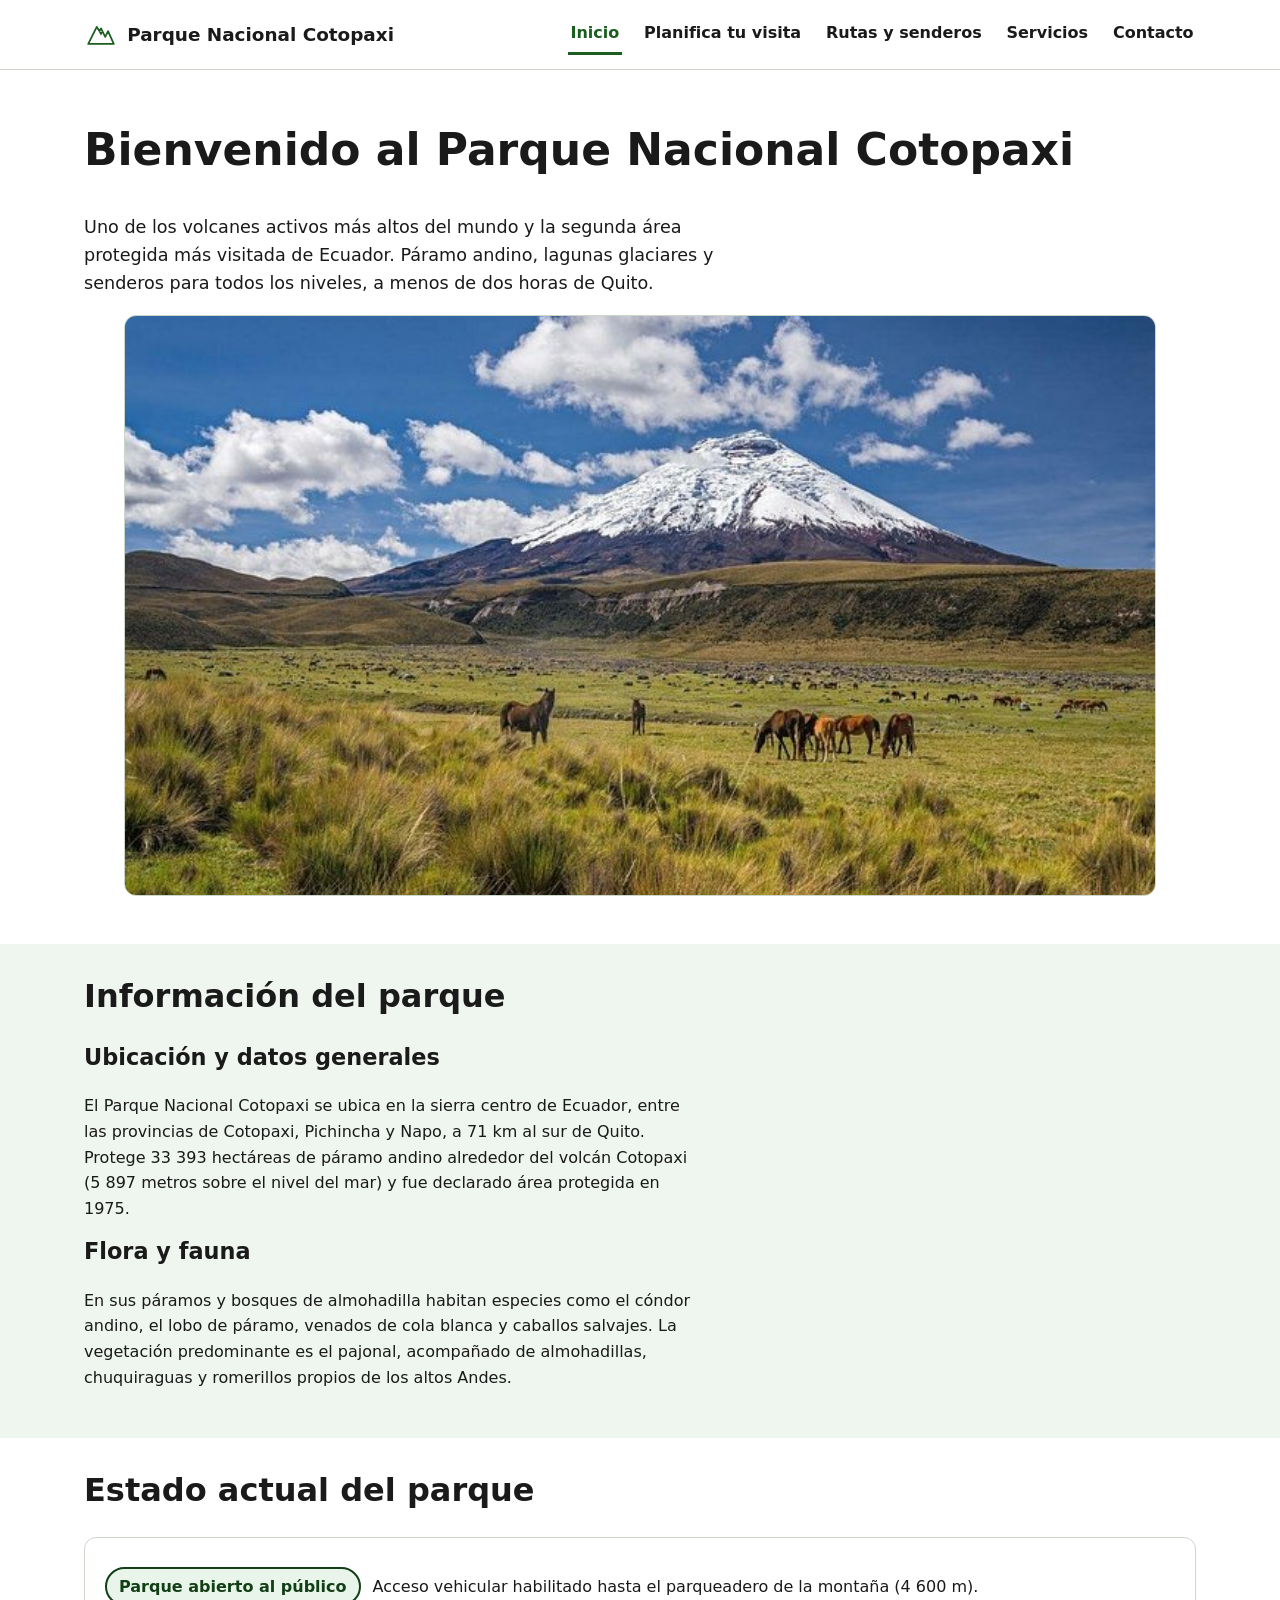
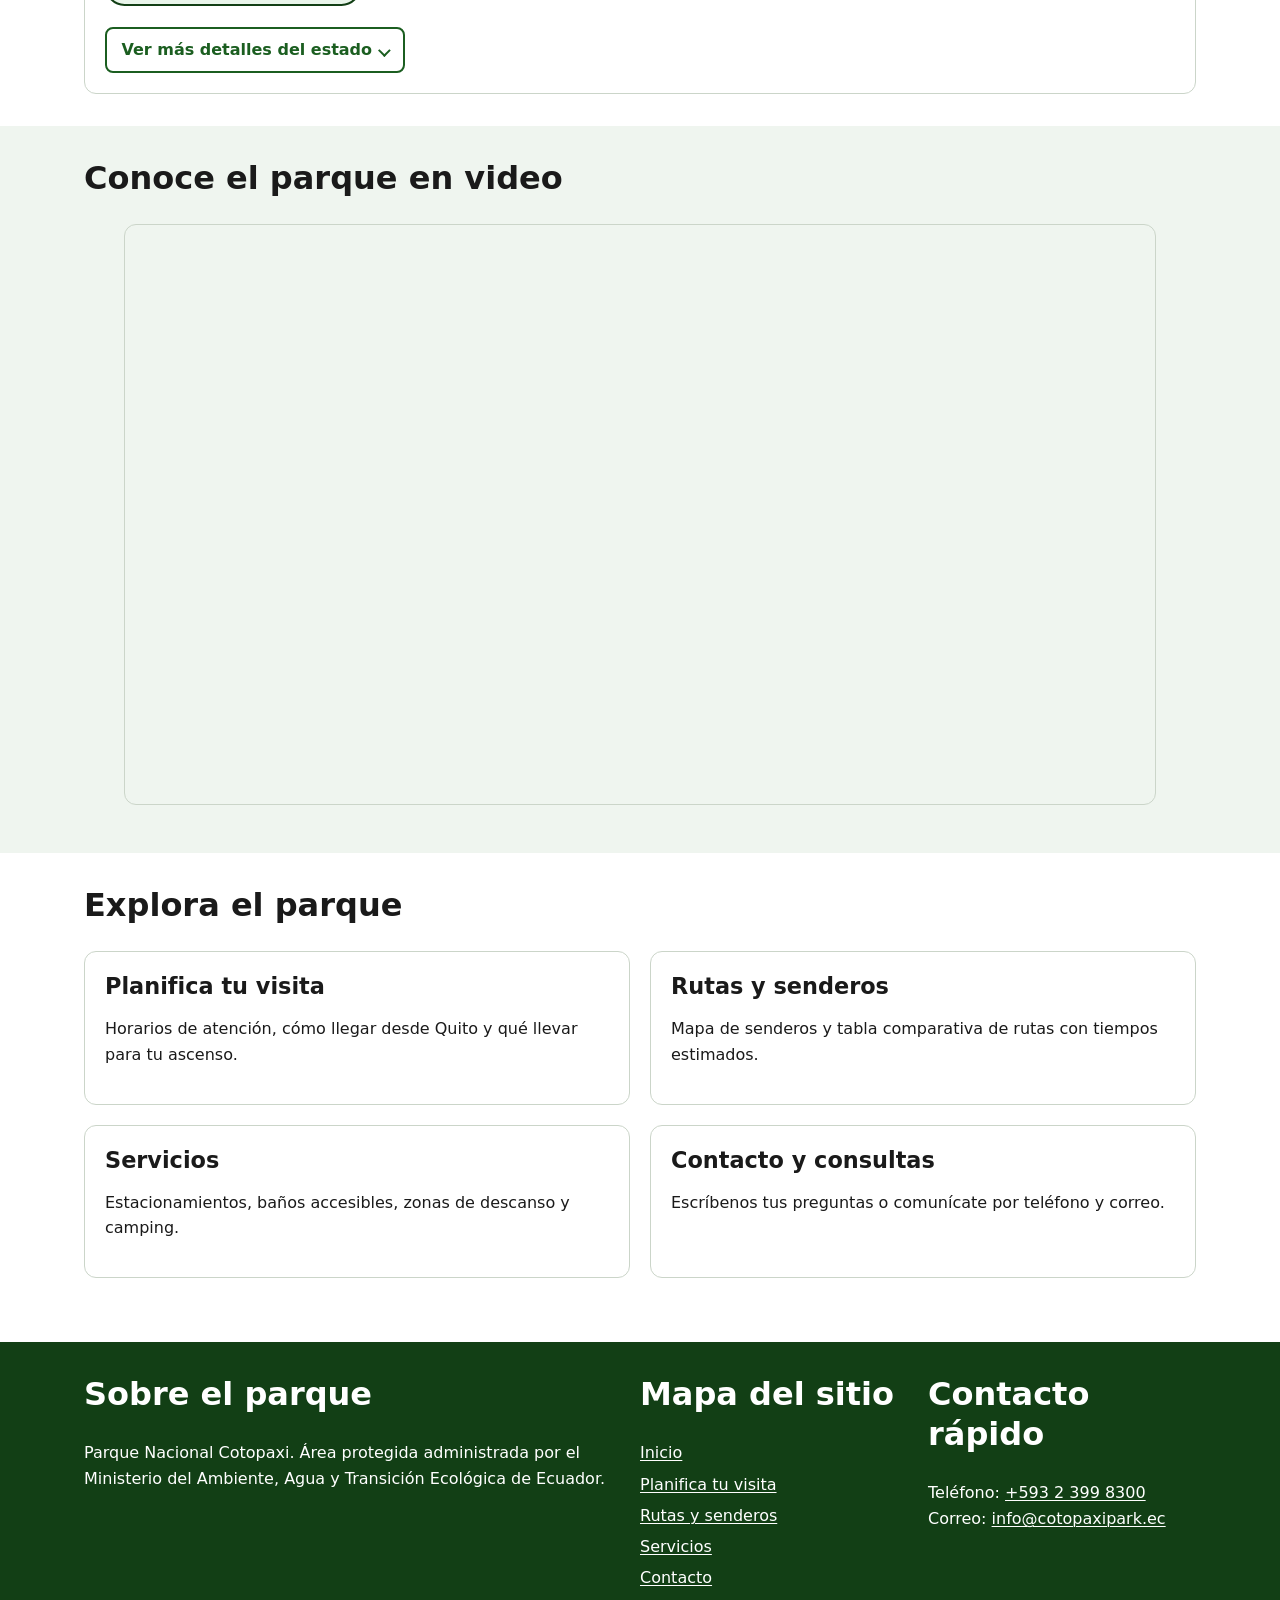
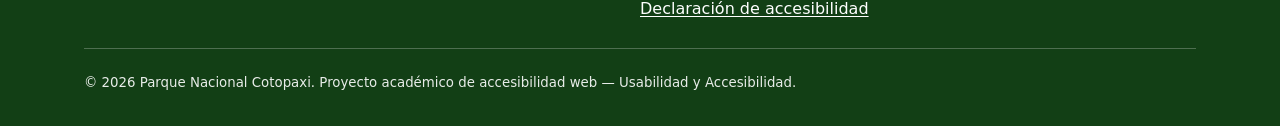
<file: index.html>
<!DOCTYPE html>
<html lang="es">
<head>
  <meta charset="UTF-8">
  <meta name="viewport" content="width=device-width, initial-scale=1">
  <title>Inicio | Parque Nacional Cotopaxi</title>
  <meta name="description" content="Sitio oficial informativo del Parque Nacional Cotopaxi: presentación, estado del parque, planificación de la visita, rutas, servicios y contacto.">
  <link rel="stylesheet" href="css/base.css">
  <link rel="stylesheet" href="css/layout.css">
  <link rel="stylesheet" href="css/components.css">
</head>
<body>
  <a class="salto-enlace" href="#contenido-principal">Saltar al contenido principal</a>

  <header class="cabecera">
    <div class="envoltura cabecera__contenedor">
      <a class="logo" href="index.html">
        <img class="logo__icono" src="img/iconos/logo-volcan.svg" alt="Icono de un volcán" width="48" height="48">
        Parque Nacional Cotopaxi
      </a>

      <button type="button" class="menu-toggle" aria-expanded="false" aria-controls="menu-principal">
        <span class="menu-toggle__icono menu-toggle__icono--abrir" aria-hidden="true">
          <svg viewBox="0 0 24 24" focusable="false"><path d="M3 6h18M3 12h18M3 18h18" stroke="currentColor" stroke-width="2" stroke-linecap="round"/></svg>
        </span>
        <span class="menu-toggle__icono menu-toggle__icono--cerrar" aria-hidden="true">
          <svg viewBox="0 0 24 24" focusable="false"><path d="M5 5l14 14M19 5 5 19" stroke="currentColor" stroke-width="2" stroke-linecap="round"/></svg>
        </span>
        Menú
      </button>

      <nav class="nav-principal" id="menu-principal">
        <ul class="nav-principal__lista">
          <li><a class="nav-principal__enlace" href="index.html" aria-current="page">Inicio</a></li>
          <li><a class="nav-principal__enlace" href="planifica.html">Planifica tu visita</a></li>
          <li><a class="nav-principal__enlace" href="rutas.html">Rutas y senderos</a></li>
          <li><a class="nav-principal__enlace" href="servicios.html">Servicios</a></li>
          <li><a class="nav-principal__enlace" href="contacto.html">Contacto</a></li>
        </ul>
      </nav>
    </div>
  </header>

  <main id="contenido-principal" class="contenido-principal" tabindex="-1">

    <section class="hero envoltura">
      <h1 class="hero__titulo">Bienvenido al Parque Nacional Cotopaxi</h1>
      <p class="hero__intro">
        Uno de los volcanes activos más altos del mundo y la segunda área protegida más
        visitada de Ecuador. Páramo andino, lagunas glaciares y senderos para todos los niveles,
        a menos de dos horas de Quito.
      </p>
      <figure class="hero__imagen-marco">
        <img
          src="img/fotos/vista-panoramica.jpeg"
          alt="Vista panorámica del volcán Cotopaxi nevado, con el páramo andino y vegetación de pajonal en primer plano"
          width="1200" height="675">
      </figure>
    </section>

    <section class="seccion-superficie">
      <div class="envoltura">
        <h2>Información del parque</h2>

        <h3>Ubicación y datos generales</h3>
        <p>
          El Parque Nacional Cotopaxi se ubica en la sierra centro de Ecuador, entre las
          provincias de Cotopaxi, Pichincha y Napo, a 71&nbsp;km al sur de Quito. Protege
          33&nbsp;393 hectáreas de páramo andino alrededor del volcán Cotopaxi (5&nbsp;897
          metros sobre el nivel del mar) y fue declarado área protegida en 1975.
        </p>

        <h3>Flora y fauna</h3>
        <p>
          En sus páramos y bosques de almohadilla habitan especies como el cóndor andino,
          el lobo de páramo, venados de cola blanca y caballos salvajes. La vegetación
          predominante es el pajonal, acompañado de almohadillas, chuquiraguas y romerillos
          propios de los altos Andes.
        </p>
      </div>
    </section>

    <section class="envoltura">
      <h2>Estado actual del parque</h2>

      <div class="estado-parque">
        <div class="estado-parque__resumen">
          <span class="insignia insignia--abierto">Parque abierto al público</span>
          <p>Acceso vehicular habilitado hasta el parqueadero de la montaña (4&nbsp;600&nbsp;m).</p>
        </div>

        <button
          type="button"
          class="boton-mostrar-mas"
          data-accion="alternar-estado"
          aria-expanded="false"
          aria-controls="detalle-estado">
          Ver más detalles del estado
        </button>

        <div id="detalle-estado" class="estado-parque__detalle" hidden>
          <h3>Condiciones actuales</h3>
          <ul>
            <li><strong>Clima en la zona alta:</strong> despejado en la mañana, nublado por la tarde.</li>
            <li><strong>Alertas vigentes:</strong> ninguna alerta volcánica activa según el monitoreo oficial.</li>
            <li><strong>Última actualización:</strong> 24 de junio de 2026, 08:00.</li>
          </ul>
          <p>
            Antes de tu visita confirma el estado en los canales oficiales del Ministerio
            del Ambiente, Agua y Transición Ecológica, ya que las condiciones del páramo
            cambian rápidamente.
          </p>
        </div>
      </div>
    </section>

    <section class="seccion-superficie">
      <div class="envoltura">
        <h2>Conoce el parque en video</h2>
        <figure>
          <div class="video-envoltura">
            <iframe
              src="https://www.youtube.com/embed/QUabYUzliYI"
              title="Video: Parque Nacional Cotopaxi (Ecuador)"
              loading="lazy"
              allowfullscreen></iframe>
          </div>
        </figure>
      </div>
    </section>

    <section class="envoltura">
      <h2>Explora el parque</h2>
      <div class="cuadricula cuadricula--2">
        <a class="tarjeta-enlace" href="planifica.html">
          <article class="tarjeta">
            <h3 class="tarjeta__titulo">Planifica tu visita</h3>
            <p>Horarios de atención, cómo llegar desde Quito y qué llevar para tu ascenso.</p>
          </article>
        </a>
        <a class="tarjeta-enlace" href="rutas.html">
          <article class="tarjeta">
            <h3 class="tarjeta__titulo">Rutas y senderos</h3>
            <p>Mapa de senderos y tabla comparativa de rutas con tiempos estimados.</p>
          </article>
        </a>
        <a class="tarjeta-enlace" href="servicios.html">
          <article class="tarjeta">
            <h3 class="tarjeta__titulo">Servicios</h3>
            <p>Estacionamientos, baños accesibles, zonas de descanso y camping.</p>
          </article>
        </a>
        <a class="tarjeta-enlace" href="contacto.html">
          <article class="tarjeta">
            <h3 class="tarjeta__titulo">Contacto y consultas</h3>
            <p>Escríbenos tus preguntas o comunícate por teléfono y correo.</p>
          </article>
        </a>
      </div>
    </section>

  </main>

  <footer class="pie-pagina">
    <div class="envoltura pie-pagina__columnas">
      <div>
        <h2>Sobre el parque</h2>
        <p>
          Parque Nacional Cotopaxi. Área protegida administrada por el Ministerio del
          Ambiente, Agua y Transición Ecológica de Ecuador.
        </p>
      </div>
      <nav aria-label="Mapa del sitio">
        <h2>Mapa del sitio</h2>
        <ul class="pie-pagina__lista">
          <li><a href="index.html">Inicio</a></li>
          <li><a href="planifica.html">Planifica tu visita</a></li>
          <li><a href="rutas.html">Rutas y senderos</a></li>
          <li><a href="servicios.html">Servicios</a></li>
          <li><a href="contacto.html">Contacto</a></li>
          <li><a href="accesibilidad.html">Declaración de accesibilidad</a></li>
        </ul>
      </nav>
      <div>
        <h2>Contacto rápido</h2>
        <address class="pie-pagina__lista">
          Teléfono: <a href="tel:+593239998300">+593 2 399 8300</a><br>
          Correo: <a href="mailto:info@cotopaxipark.ec">info@cotopaxipark.ec</a>
        </address>
      </div>
    </div>
    <div class="envoltura">
      <hr>
      <small>© 2026 Parque Nacional Cotopaxi. Proyecto académico de accesibilidad web — Usabilidad y Accesibilidad.</small>
    </div>
  </footer>

  <script src="js/nav.js" defer></script>
  <script src="js/inicio.js" defer></script>
</body>
</html>
</file>
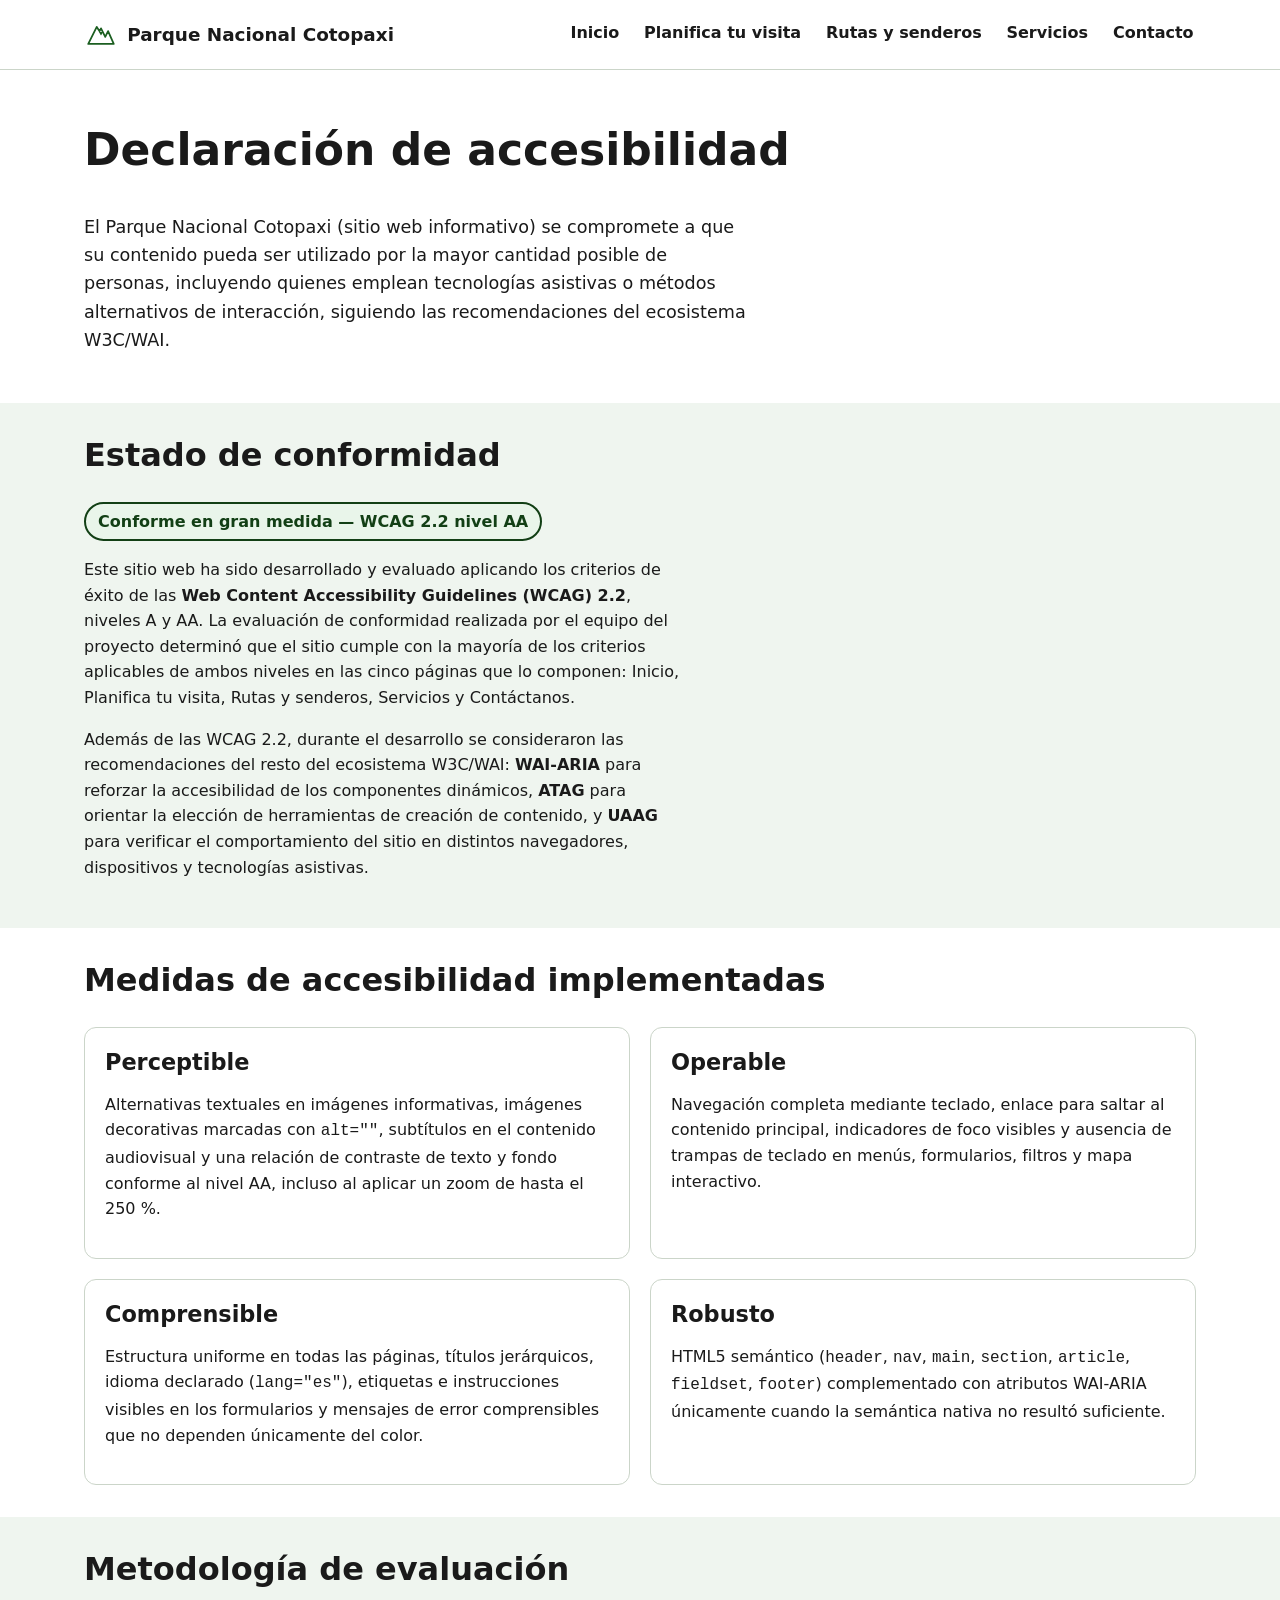
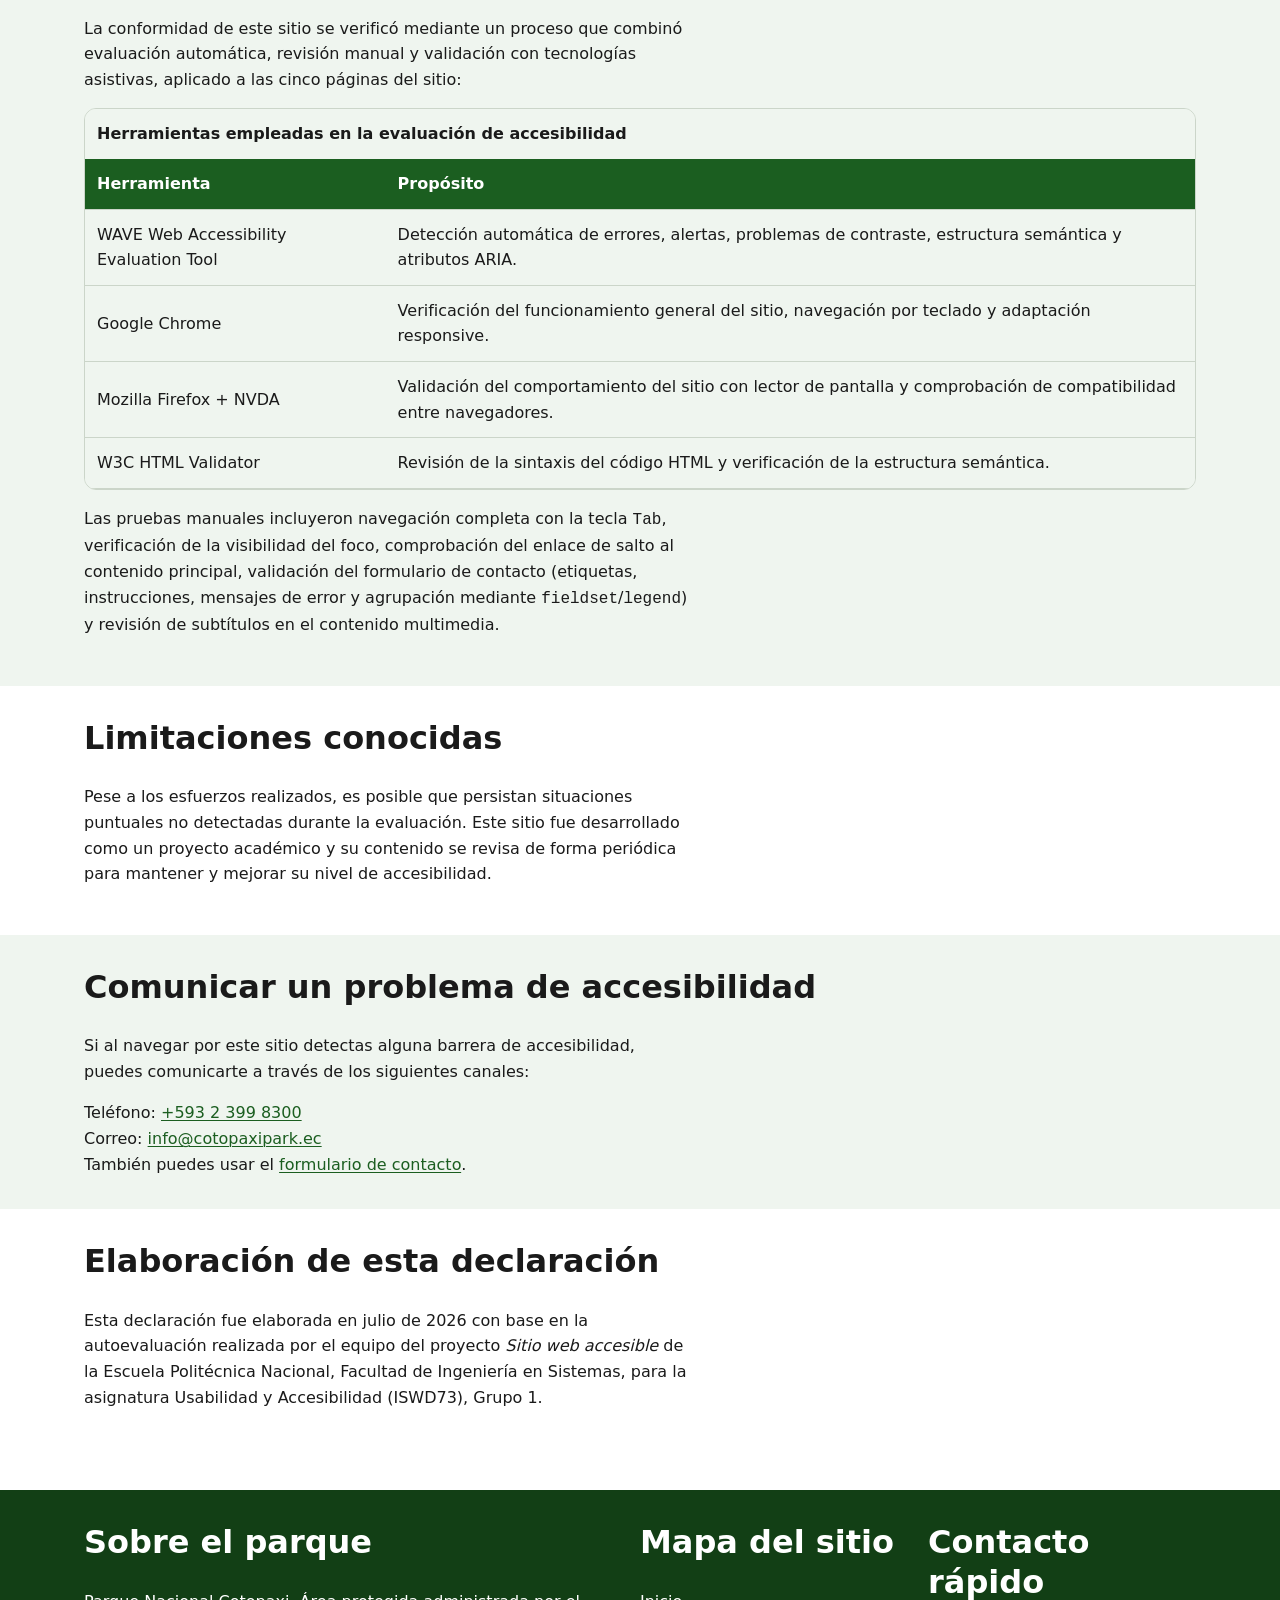
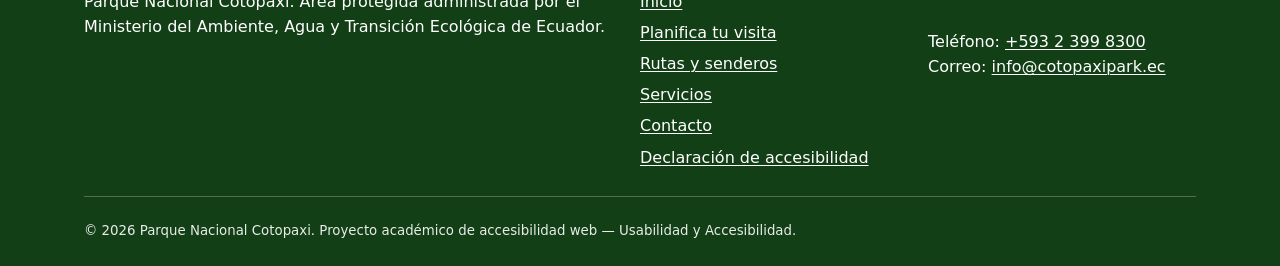
<file: accesibilidad.html>
<!DOCTYPE html>
<html lang="es">
<head>
  <meta charset="UTF-8">
  <meta name="viewport" content="width=device-width, initial-scale=1">
  <title>Declaración de accesibilidad | Parque Nacional Cotopaxi</title>
  <meta name="description" content="Declaración de accesibilidad del sitio web del Parque Nacional Cotopaxi: estado de conformidad con las WCAG 2.2, metodología de evaluación y vías de contacto.">
  <link rel="stylesheet" href="css/base.css">
  <link rel="stylesheet" href="css/layout.css">
  <link rel="stylesheet" href="css/components.css">
</head>
<body>
  <a class="salto-enlace" href="#contenido-principal">Saltar al contenido principal</a>

  <header class="cabecera">
    <div class="envoltura cabecera__contenedor">
      <a class="logo" href="index.html">
        <img class="logo__icono" src="img/iconos/logo-volcan.svg" alt="Icono de un volcán" width="48" height="48">
        Parque Nacional Cotopaxi
      </a>

      <button type="button" class="menu-toggle" aria-expanded="false" aria-controls="menu-principal">
        <span class="menu-toggle__icono menu-toggle__icono--abrir" aria-hidden="true">
          <svg viewBox="0 0 24 24" focusable="false"><path d="M3 6h18M3 12h18M3 18h18" stroke="currentColor" stroke-width="2" stroke-linecap="round"/></svg>
        </span>
        <span class="menu-toggle__icono menu-toggle__icono--cerrar" aria-hidden="true">
          <svg viewBox="0 0 24 24" focusable="false"><path d="M5 5l14 14M19 5 5 19" stroke="currentColor" stroke-width="2" stroke-linecap="round"/></svg>
        </span>
        Menú
      </button>

      <nav class="nav-principal" id="menu-principal">
        <ul class="nav-principal__lista">
          <li><a class="nav-principal__enlace" href="index.html">Inicio</a></li>
          <li><a class="nav-principal__enlace" href="planifica.html">Planifica tu visita</a></li>
          <li><a class="nav-principal__enlace" href="rutas.html">Rutas y senderos</a></li>
          <li><a class="nav-principal__enlace" href="servicios.html">Servicios</a></li>
          <li><a class="nav-principal__enlace" href="contacto.html">Contacto</a></li>
        </ul>
      </nav>
    </div>
  </header>

  <main id="contenido-principal" class="contenido-principal" tabindex="-1">

    <section class="hero envoltura">
      <h1 class="hero__titulo">Declaración de accesibilidad</h1>
      <p class="hero__intro">
        El Parque Nacional Cotopaxi (sitio web informativo) se compromete a que su
        contenido pueda ser utilizado por la mayor cantidad posible de personas,
        incluyendo quienes emplean tecnologías asistivas o métodos alternativos de
        interacción, siguiendo las recomendaciones del ecosistema W3C/WAI.
      </p>
    </section>

    <section class="seccion-superficie">
      <div class="envoltura">
        <h2>Estado de conformidad</h2>
        <span class="insignia insignia--abierto">Conforme en gran medida — WCAG 2.2 nivel AA</span>
        <p>
          Este sitio web ha sido desarrollado y evaluado aplicando los criterios de éxito
          de las <strong>Web Content Accessibility Guidelines (WCAG) 2.2</strong>, niveles
          A y AA. La evaluación de conformidad realizada por el equipo del proyecto
          determinó que el sitio cumple con la mayoría de los criterios aplicables de
          ambos niveles en las cinco páginas que lo componen: Inicio, Planifica tu
          visita, Rutas y senderos, Servicios y Contáctanos.
        </p>
        <p>
          Además de las WCAG 2.2, durante el desarrollo se consideraron las
          recomendaciones del resto del ecosistema W3C/WAI: <strong>WAI-ARIA</strong>
          para reforzar la accesibilidad de los componentes dinámicos, <strong>ATAG</strong>
          para orientar la elección de herramientas de creación de contenido, y
          <strong>UAAG</strong> para verificar el comportamiento del sitio en distintos
          navegadores, dispositivos y tecnologías asistivas.
        </p>
      </div>
    </section>

    <section class="envoltura">
      <h2>Medidas de accesibilidad implementadas</h2>
      <div class="cuadricula cuadricula--2">
        <article class="tarjeta">
          <h3 class="tarjeta__titulo">Perceptible</h3>
          <p>
            Alternativas textuales en imágenes informativas, imágenes decorativas
            marcadas con <code>alt=""</code>, subtítulos en el contenido audiovisual y
            una relación de contraste de texto y fondo conforme al nivel AA, incluso al
            aplicar un zoom de hasta el 250&nbsp;%.
          </p>
        </article>
        <article class="tarjeta">
          <h3 class="tarjeta__titulo">Operable</h3>
          <p>
            Navegación completa mediante teclado, enlace para saltar al contenido
            principal, indicadores de foco visibles y ausencia de trampas de teclado en
            menús, formularios, filtros y mapa interactivo.
          </p>
        </article>
        <article class="tarjeta">
          <h3 class="tarjeta__titulo">Comprensible</h3>
          <p>
            Estructura uniforme en todas las páginas, títulos jerárquicos, idioma
            declarado (<code>lang="es"</code>), etiquetas e instrucciones visibles en los
            formularios y mensajes de error comprensibles que no dependen únicamente del
            color.
          </p>
        </article>
        <article class="tarjeta">
          <h3 class="tarjeta__titulo">Robusto</h3>
          <p>
            HTML5 semántico (<code>header</code>, <code>nav</code>, <code>main</code>,
            <code>section</code>, <code>article</code>, <code>fieldset</code>,
            <code>footer</code>) complementado con atributos WAI-ARIA únicamente cuando
            la semántica nativa no resultó suficiente.
          </p>
        </article>
      </div>
    </section>

    <section class="seccion-superficie">
      <div class="envoltura">
        <h2>Metodología de evaluación</h2>
        <p>
          La conformidad de este sitio se verificó mediante un proceso que combinó
          evaluación automática, revisión manual y validación con tecnologías
          asistivas, aplicado a las cinco páginas del sitio:
        </p>
        <div class="tabla-envoltura">
          <table class="tabla-accesible">
            <caption>Herramientas empleadas en la evaluación de accesibilidad</caption>
            <thead>
              <tr>
                <th scope="col">Herramienta</th>
                <th scope="col">Propósito</th>
              </tr>
            </thead>
            <tbody>
              <tr>
                <td>WAVE Web Accessibility Evaluation Tool</td>
                <td>Detección automática de errores, alertas, problemas de contraste, estructura semántica y atributos ARIA.</td>
              </tr>
              <tr>
                <td>Google Chrome</td>
                <td>Verificación del funcionamiento general del sitio, navegación por teclado y adaptación responsive.</td>
              </tr>
              <tr>
                <td>Mozilla Firefox + NVDA</td>
                <td>Validación del comportamiento del sitio con lector de pantalla y comprobación de compatibilidad entre navegadores.</td>
              </tr>
              <tr>
                <td>W3C HTML Validator</td>
                <td>Revisión de la sintaxis del código HTML y verificación de la estructura semántica.</td>
              </tr>
            </tbody>
          </table>
        </div>
        <p>
          Las pruebas manuales incluyeron navegación completa con la tecla
          <kbd>Tab</kbd>, verificación de la visibilidad del foco, comprobación del
          enlace de salto al contenido principal, validación del formulario de
          contacto (etiquetas, instrucciones, mensajes de error y agrupación mediante
          <code>fieldset</code>/<code>legend</code>) y revisión de subtítulos en el
          contenido multimedia.
        </p>
      </div>
    </section>

    <section class="envoltura">
      <h2>Limitaciones conocidas</h2>
      <p>
        Pese a los esfuerzos realizados, es posible que persistan situaciones puntuales
        no detectadas durante la evaluación. Este sitio fue desarrollado como un
        proyecto académico y su contenido se revisa de forma periódica para mantener y
        mejorar su nivel de accesibilidad.
      </p>
    </section>

    <section class="seccion-superficie">
      <div class="envoltura">
        <h2>Comunicar un problema de accesibilidad</h2>
        <p>
          Si al navegar por este sitio detectas alguna barrera de accesibilidad,
          puedes comunicarte a través de los siguientes canales:
        </p>
        <address class="pie-pagina__lista">
          Teléfono: <a href="tel:+593239998300">+593 2 399 8300</a><br>
          Correo: <a href="mailto:info@cotopaxipark.ec">info@cotopaxipark.ec</a><br>
          También puedes usar el <a href="contacto.html">formulario de contacto</a>.
        </address>
      </div>
    </section>

    <section class="envoltura">
      <h2>Elaboración de esta declaración</h2>
      <p>
        Esta declaración fue elaborada en julio de 2026 con base en la autoevaluación
        realizada por el equipo del proyecto <em>Sitio web accesible</em> de la
        Escuela Politécnica Nacional, Facultad de Ingeniería en Sistemas, para la
        asignatura Usabilidad y Accesibilidad (ISWD73), Grupo 1.
      </p>
    </section>

  </main>

  <footer class="pie-pagina">
    <div class="envoltura pie-pagina__columnas">
      <div>
        <h2>Sobre el parque</h2>
        <p>
          Parque Nacional Cotopaxi. Área protegida administrada por el Ministerio del
          Ambiente, Agua y Transición Ecológica de Ecuador.
        </p>
      </div>
      <nav aria-label="Mapa del sitio">
        <h2>Mapa del sitio</h2>
        <ul class="pie-pagina__lista">
          <li><a href="index.html">Inicio</a></li>
          <li><a href="planifica.html">Planifica tu visita</a></li>
          <li><a href="rutas.html">Rutas y senderos</a></li>
          <li><a href="servicios.html">Servicios</a></li>
          <li><a href="contacto.html">Contacto</a></li>
          <li><a href="accesibilidad.html" aria-current="page">Declaración de accesibilidad</a></li>
        </ul>
      </nav>
      <div>
        <h2>Contacto rápido</h2>
        <address class="pie-pagina__lista">
          Teléfono: <a href="tel:+593239998300">+593 2 399 8300</a><br>
          Correo: <a href="mailto:info@cotopaxipark.ec">info@cotopaxipark.ec</a>
        </address>
      </div>
    </div>
    <div class="envoltura">
      <hr>
      <small>© 2026 Parque Nacional Cotopaxi. Proyecto académico de accesibilidad web — Usabilidad y Accesibilidad.</small>
    </div>
  </footer>

  <script src="js/nav.js" defer></script>
</body>
</html>
</file>
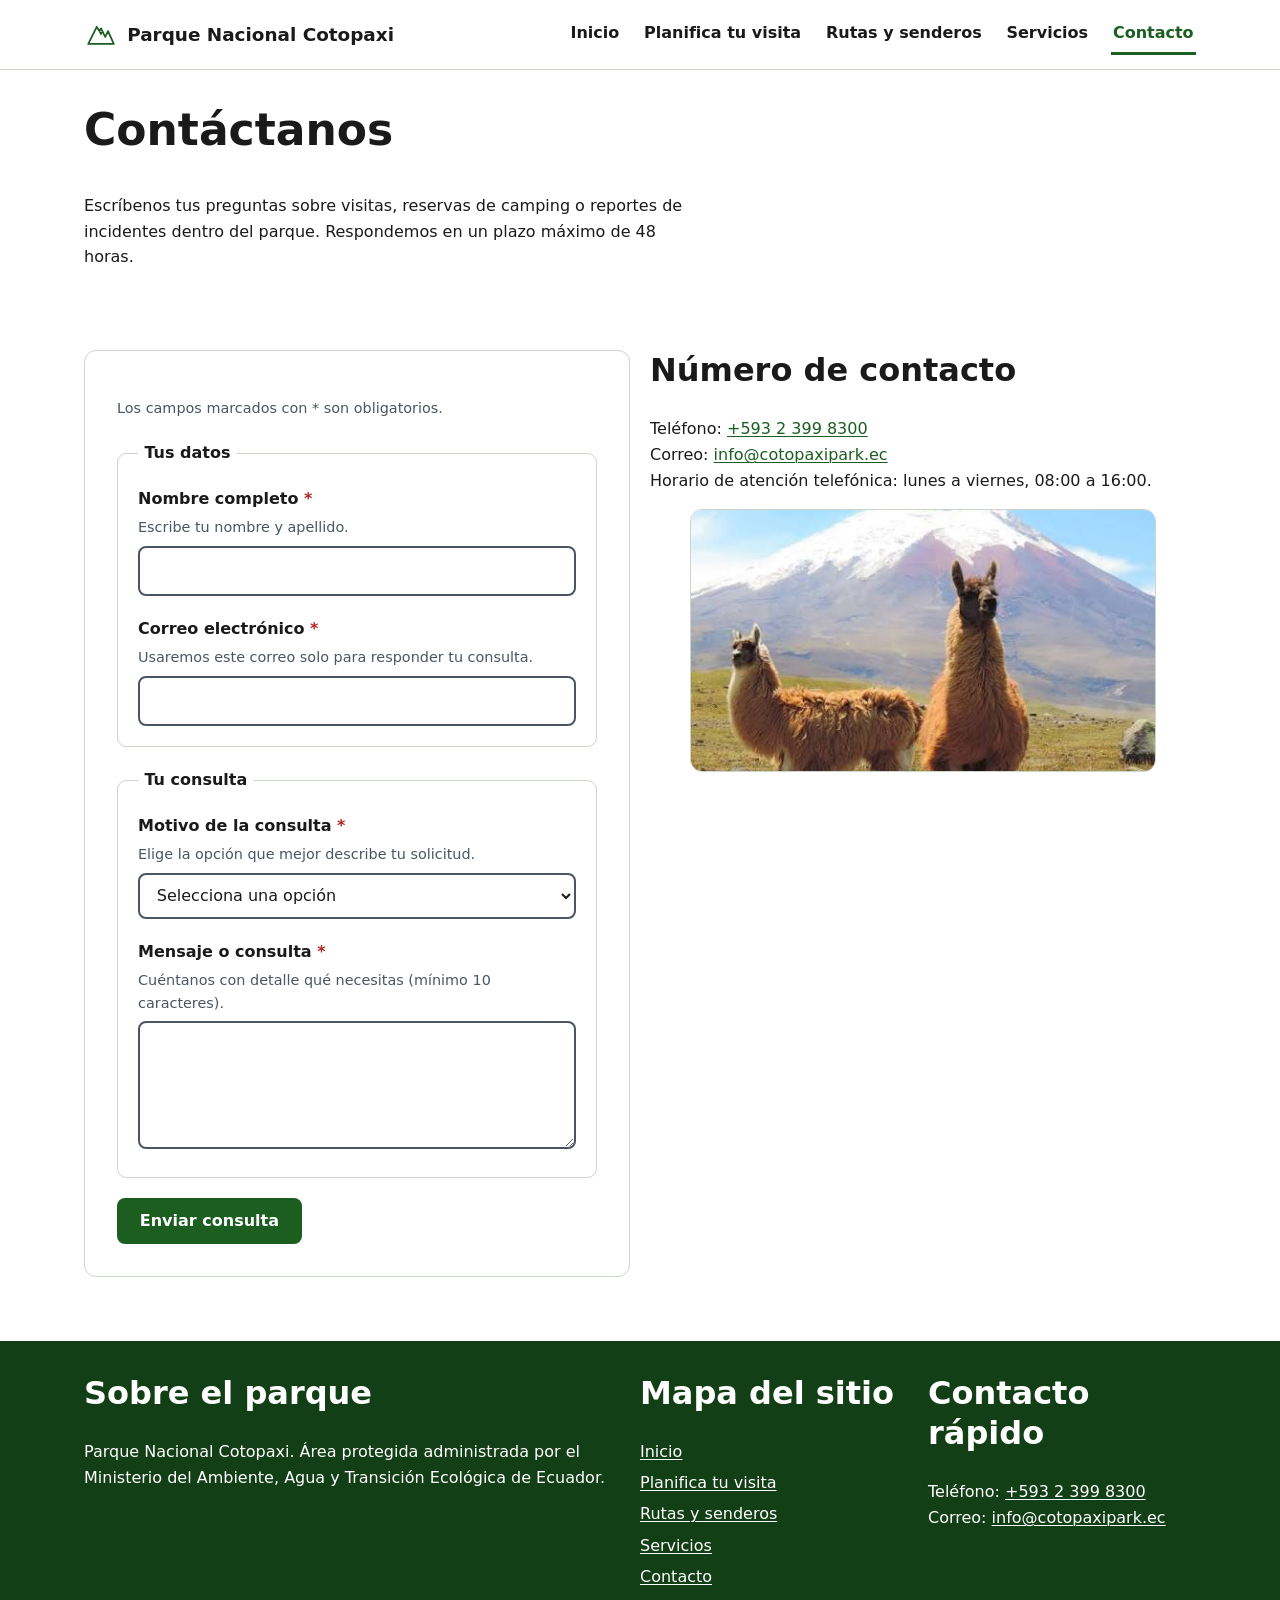
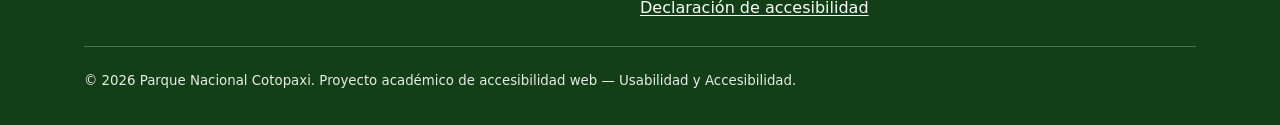
<file: contacto.html>
<!DOCTYPE html>
<html lang="es">
<head>
  <meta charset="UTF-8">
  <meta name="viewport" content="width=device-width, initial-scale=1">
  <title>Contacto y consultas | Parque Nacional Cotopaxi</title>
  <meta name="description" content="Formulario de contacto y datos de comunicación directa con la administración del Parque Nacional Cotopaxi.">
  <link rel="stylesheet" href="css/base.css">
  <link rel="stylesheet" href="css/layout.css">
  <link rel="stylesheet" href="css/components.css">
</head>
<body>
  <a class="salto-enlace" href="#contenido-principal">Saltar al contenido principal</a>

  <header class="cabecera">
    <div class="envoltura cabecera__contenedor">
      <a class="logo" href="index.html">
        <img class="logo__icono" src="img/iconos/logo-volcan.svg" alt="Icono de un volcán" width="48" height="48">
        Parque Nacional Cotopaxi
      </a>

      <button type="button" class="menu-toggle" aria-expanded="false" aria-controls="menu-principal">
        <span class="menu-toggle__icono menu-toggle__icono--abrir" aria-hidden="true">
          <svg viewBox="0 0 24 24" focusable="false"><path d="M3 6h18M3 12h18M3 18h18" stroke="currentColor" stroke-width="2" stroke-linecap="round"/></svg>
        </span>
        <span class="menu-toggle__icono menu-toggle__icono--cerrar" aria-hidden="true">
          <svg viewBox="0 0 24 24" focusable="false"><path d="M5 5l14 14M19 5 5 19" stroke="currentColor" stroke-width="2" stroke-linecap="round"/></svg>
        </span>
        Menú
      </button>

      <nav class="nav-principal" id="menu-principal">
        <ul class="nav-principal__lista">
          <li><a class="nav-principal__enlace" href="index.html">Inicio</a></li>
          <li><a class="nav-principal__enlace" href="planifica.html">Planifica tu visita</a></li>
          <li><a class="nav-principal__enlace" href="rutas.html">Rutas y senderos</a></li>
          <li><a class="nav-principal__enlace" href="servicios.html">Servicios</a></li>
          <li><a class="nav-principal__enlace" href="contacto.html" aria-current="page">Contacto</a></li>
        </ul>
      </nav>
    </div>
  </header>

  <main id="contenido-principal" class="contenido-principal" tabindex="-1">

    <section class="envoltura">
      <h1>Contáctanos</h1>
      <p>
        Escríbenos tus preguntas sobre visitas, reservas de camping o reportes de
        incidentes dentro del parque. Respondemos en un plazo máximo de 48 horas.
      </p>
    </section>

    <section class="envoltura">
      <div class="cuadricula cuadricula--2">

        <div>
          <div id="resumen-errores" class="resumen-formulario" role="alert" tabindex="-1" hidden>
            <h2>Revisa los siguientes campos</h2>
            <p>Hay errores en el formulario. Corrige los campos indicados antes de continuar:</p>
            <ul id="lista-errores"></ul>
          </div>

          <div id="confirmacion-envio" class="confirmacion-formulario" role="alert" hidden>
            <p>
              <strong>¡Gracias!</strong> Tu consulta fue enviada correctamente.
              Te responderemos al correo proporcionado en un plazo máximo de 48 horas.
            </p>
          </div>

          <form class="formulario" id="formulario-contacto" novalidate>
            <p class="nota-obligatorios">Los campos marcados con <span aria-hidden="true">*</span> son obligatorios.</p>
            <div class="campos-formulario">
              <fieldset>
                <legend>Tus datos</legend>

                <div class="campo">
                  <label for="nombre">Nombre completo <span class="campo__obligatorio" aria-hidden="true">*</span></label>
                  <span class="pista" id="nombre-pista">Escribe tu nombre y apellido.</span>
                  <input
                    type="text"
                    id="nombre"
                    name="nombre"
                    autocomplete="name"
                    aria-describedby="nombre-pista nombre-error"
                    required>
                  <p class="mensaje-error" id="nombre-error" role="alert" hidden></p>
                </div>

                <div class="campo">
                  <label for="correo">Correo electrónico <span class="campo__obligatorio" aria-hidden="true">*</span></label>
                  <span class="pista" id="correo-pista">Usaremos este correo solo para responder tu consulta.</span>
                  <input
                    type="email"
                    id="correo"
                    name="correo"
                    autocomplete="email"
                    aria-describedby="correo-pista correo-error"
                    required>
                  <p class="mensaje-error" id="correo-error" role="alert" hidden></p>
                </div>
              </fieldset>

              <fieldset>
                <legend>Tu consulta</legend>

                <div class="campo">
                  <label for="motivo">Motivo de la consulta <span class="campo__obligatorio" aria-hidden="true">*</span></label>
                  <span class="pista" id="motivo-pista">Elige la opción que mejor describe tu solicitud.</span>
                  <select
                    id="motivo"
                    name="motivo"
                    aria-describedby="motivo-pista motivo-error"
                    required>
                    <option value="">Selecciona una opción</option>
                    <option value="informacion">Información general</option>
                    <option value="reserva">Reserva de camping</option>
                    <option value="incidente">Reportar un incidente</option>
                    <option value="otro">Otro</option>
                  </select>
                  <p class="mensaje-error" id="motivo-error" role="alert" hidden></p>
                </div>

                <div class="campo">
                  <label for="mensaje">Mensaje o consulta <span class="campo__obligatorio" aria-hidden="true">*</span></label>
                  <span class="pista" id="mensaje-pista">Cuéntanos con detalle qué necesitas (mínimo 10 caracteres).</span>
                  <textarea
                    id="mensaje"
                    name="mensaje"
                    aria-describedby="mensaje-pista mensaje-error"
                    required></textarea>
                  <p class="mensaje-error" id="mensaje-error" role="alert" hidden></p>
                </div>
              </fieldset>

              <button type="submit" class="boton">Enviar consulta</button>
            </div>
          </form>
        </div>

        <div>
          <h2>Número de contacto</h2>
          <address>
            <p>
              Teléfono: <a href="tel:+593239998300">+593 2 399 8300</a><br>
              Correo: <a href="mailto:info@cotopaxipark.ec">info@cotopaxipark.ec</a><br>
              Horario de atención telefónica: lunes a viernes, 08:00 a 16:00.
            </p>
          </address>

          <figure class="hero__imagen-marco">
            <img
              src="img/fotos/llama.jpeg"
              alt="Llama en el páramo andino del Parque Nacional Cotopaxi"
              width="900" height="675">
          </figure>
        </div>

      </div>
    </section>

  </main>

  <footer class="pie-pagina">
    <div class="envoltura pie-pagina__columnas">
      <div>
        <h2>Sobre el parque</h2>
        <p>
          Parque Nacional Cotopaxi. Área protegida administrada por el Ministerio del
          Ambiente, Agua y Transición Ecológica de Ecuador.
        </p>
      </div>
      <nav aria-label="Mapa del sitio">
        <h2>Mapa del sitio</h2>
        <ul class="pie-pagina__lista">
          <li><a href="index.html">Inicio</a></li>
          <li><a href="planifica.html">Planifica tu visita</a></li>
          <li><a href="rutas.html">Rutas y senderos</a></li>
          <li><a href="servicios.html">Servicios</a></li>
          <li><a href="contacto.html">Contacto</a></li>
          <li><a href="accesibilidad.html">Declaración de accesibilidad</a></li>
        </ul>
      </nav>
      <div>
        <h2>Contacto rápido</h2>
        <address class="pie-pagina__lista">
          Teléfono: <a href="tel:+593239998300">+593 2 399 8300</a><br>
          Correo: <a href="mailto:info@cotopaxipark.ec">info@cotopaxipark.ec</a>
        </address>
      </div>
    </div>
    <div class="envoltura">
      <hr>
      <small>© 2026 Parque Nacional Cotopaxi. Proyecto académico de accesibilidad web — Usabilidad y Accesibilidad.</small>
    </div>
  </footer>

  <script src="js/nav.js" defer></script>
  <script src="js/contacto.js" defer></script>
</body>
</html>
</file>
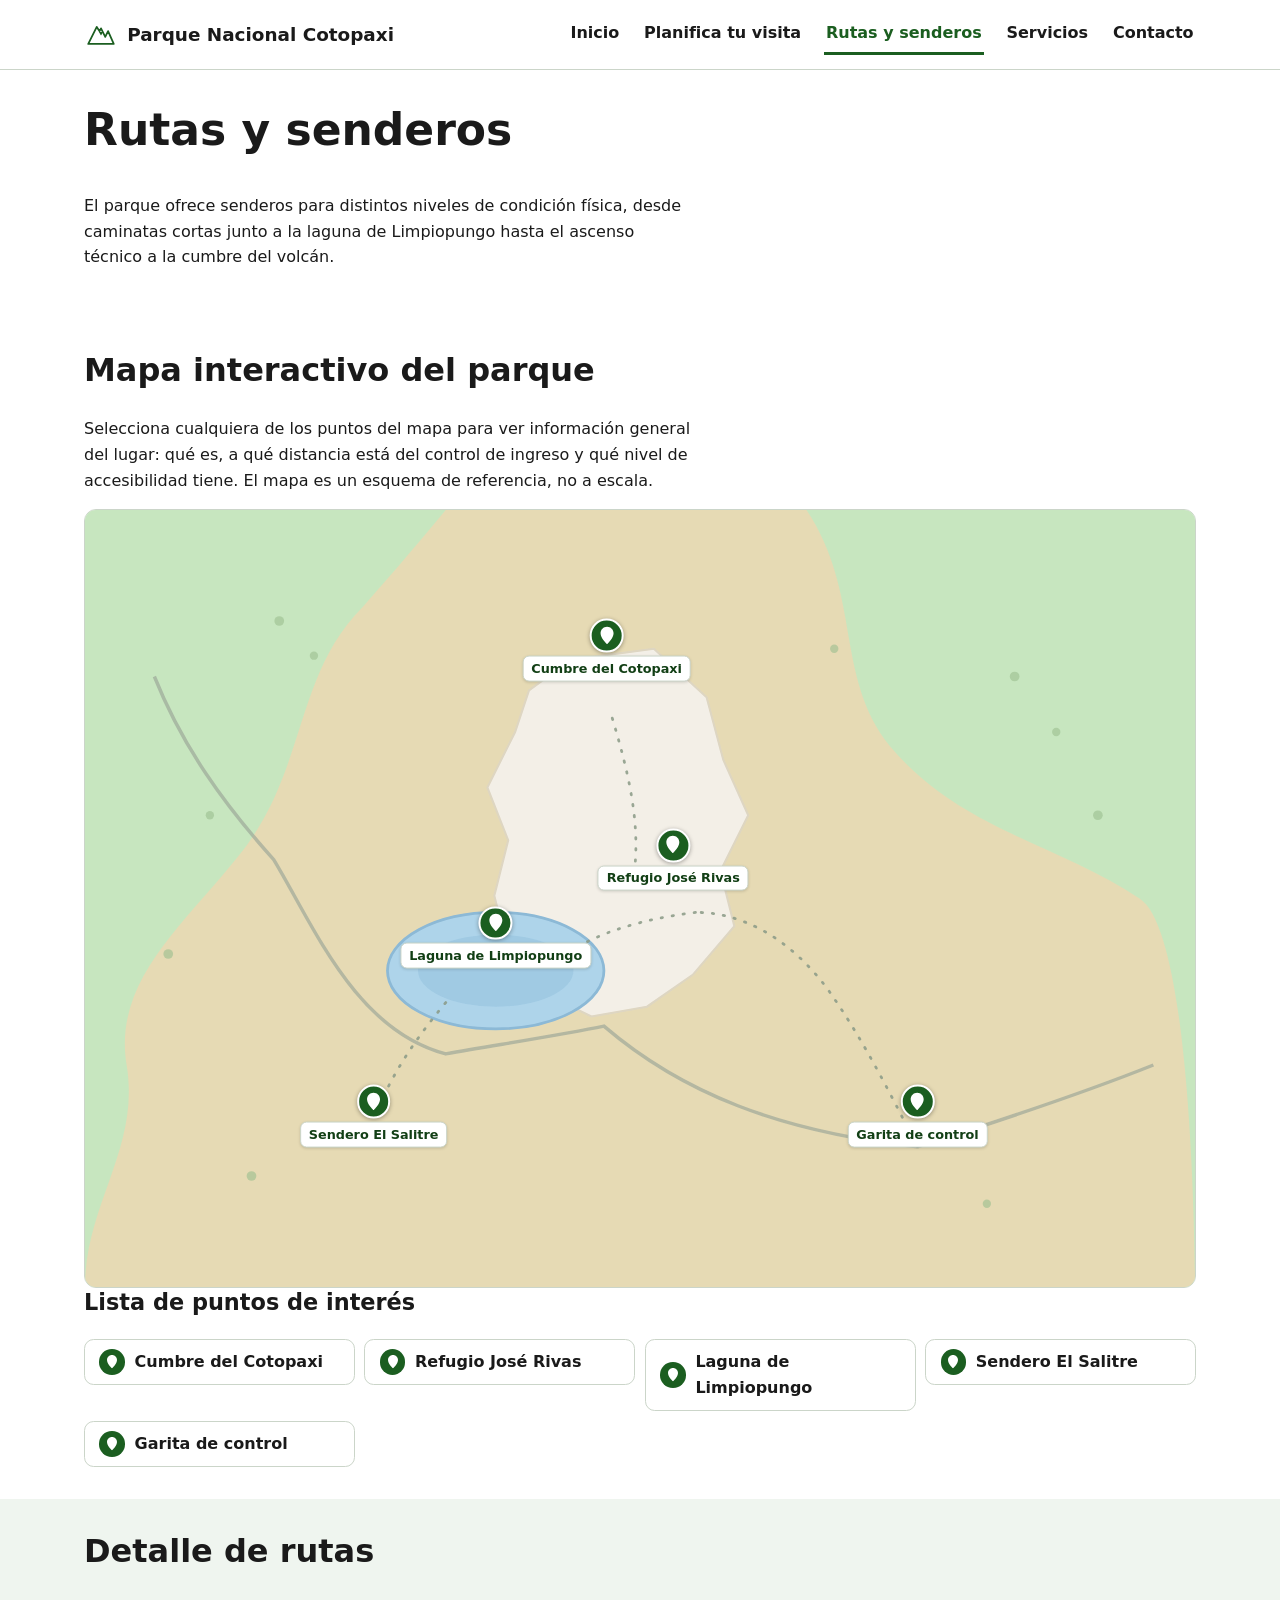
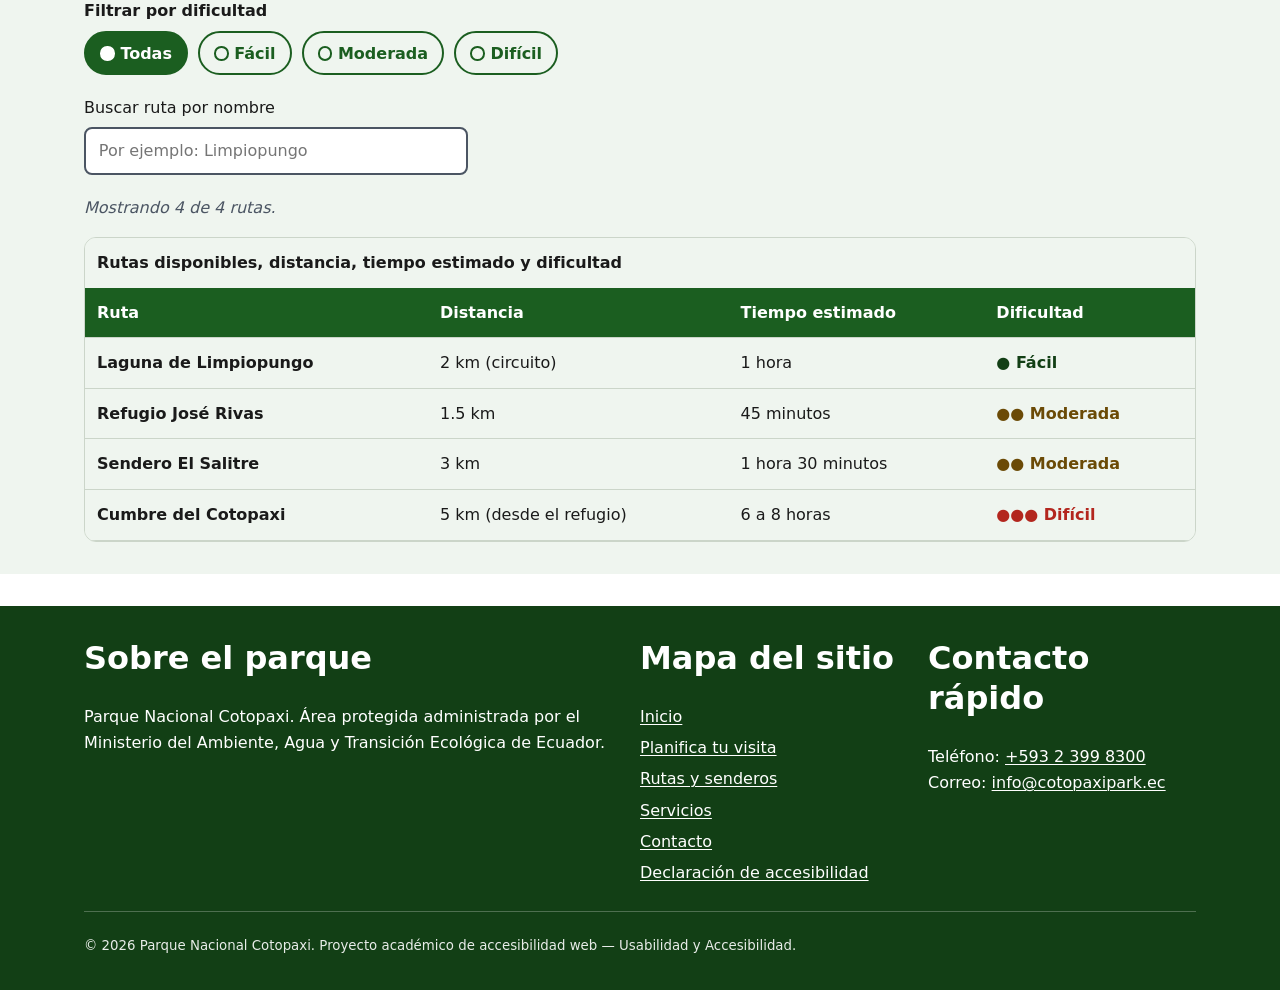
<file: rutas.html>
<!DOCTYPE html>
<html lang="es">
<head>
  <meta charset="UTF-8">
  <meta name="viewport" content="width=device-width, initial-scale=1">
  <title>Rutas y senderos | Parque Nacional Cotopaxi</title>
  <meta name="description" content="Mapa de senderos y tabla comparativa de rutas del Parque Nacional Cotopaxi con distancia, tiempo estimado y dificultad.">
  <link rel="stylesheet" href="css/base.css">
  <link rel="stylesheet" href="css/layout.css">
  <link rel="stylesheet" href="css/components.css">
</head>
<body>
  <a class="salto-enlace" href="#contenido-principal">Saltar al contenido principal</a>

  <header class="cabecera">
    <div class="envoltura cabecera__contenedor">
      <a class="logo" href="index.html">
        <img class="logo__icono" src="img/iconos/logo-volcan.svg" alt="Icono de un volcán" width="48" height="48">
        Parque Nacional Cotopaxi
      </a>

      <button type="button" class="menu-toggle" aria-expanded="false" aria-controls="menu-principal">
        <span class="menu-toggle__icono menu-toggle__icono--abrir" aria-hidden="true">
          <svg viewBox="0 0 24 24" focusable="false"><path d="M3 6h18M3 12h18M3 18h18" stroke="currentColor" stroke-width="2" stroke-linecap="round"/></svg>
        </span>
        <span class="menu-toggle__icono menu-toggle__icono--cerrar" aria-hidden="true">
          <svg viewBox="0 0 24 24" focusable="false"><path d="M5 5l14 14M19 5 5 19" stroke="currentColor" stroke-width="2" stroke-linecap="round"/></svg>
        </span>
        Menú
      </button>

      <nav class="nav-principal" id="menu-principal">
        <ul class="nav-principal__lista">
          <li><a class="nav-principal__enlace" href="index.html">Inicio</a></li>
          <li><a class="nav-principal__enlace" href="planifica.html">Planifica tu visita</a></li>
          <li><a class="nav-principal__enlace" href="rutas.html" aria-current="page">Rutas y senderos</a></li>
          <li><a class="nav-principal__enlace" href="servicios.html">Servicios</a></li>
          <li><a class="nav-principal__enlace" href="contacto.html">Contacto</a></li>
        </ul>
      </nav>
    </div>
  </header>

  <main id="contenido-principal" class="contenido-principal" tabindex="-1">

    <section class="envoltura">
      <h1>Rutas y senderos</h1>
      <p>
        El parque ofrece senderos para distintos niveles de condición física, desde
        caminatas cortas junto a la laguna de Limpiopungo hasta el ascenso técnico a la
        cumbre del volcán.
      </p>
    </section>

    <section class="envoltura">
      <h2>Mapa interactivo del parque</h2>
      <p>
        Selecciona cualquiera de los puntos del mapa para ver información general
        del lugar: qué es, a qué distancia está del control de ingreso y qué nivel
        de accesibilidad tiene. El mapa es un esquema de referencia, no a escala.
      </p>

      <div class="mapa-interactivo">
        <div class="mapa-interactivo__lienzo">
          <img class="mapa-interactivo__fondo" src="img/iconos/mapa-base.svg" alt="" aria-hidden="true">

          <ul class="mapa-interactivo__lista">
            <li>
              <button type="button" class="mapa-interactivo__punto" style="left: 47%; top: 22%;" data-abrir-modal="modal-cumbre">
                <span class="mapa-interactivo__punto-icono" aria-hidden="true">
                  <svg viewBox="0 0 24 24" focusable="false"><path d="M12 1.5c-4.14 0-7.5 3.36-7.5 7.5 0 5.25 6.18 11.34 7.04 12.16a.65.65 0 0 0 .92 0C13.32 20.34 19.5 14.25 19.5 9c0-4.14-3.36-7.5-7.5-7.5Z" fill="currentColor"/><circle cx="12" cy="9" r="3" fill="#ffffff"/></svg>
                </span>
                <span class="mapa-interactivo__punto-etiqueta">Cumbre del Cotopaxi</span>
              </button>
            </li>

            <li>
              <button type="button" class="mapa-interactivo__punto" style="left: 53%; top: 49%;" data-abrir-modal="modal-refugio">
                <span class="mapa-interactivo__punto-icono" aria-hidden="true">
                  <svg viewBox="0 0 24 24" focusable="false"><path d="M12 1.5c-4.14 0-7.5 3.36-7.5 7.5 0 5.25 6.18 11.34 7.04 12.16a.65.65 0 0 0 .92 0C13.32 20.34 19.5 14.25 19.5 9c0-4.14-3.36-7.5-7.5-7.5Z" fill="currentColor"/><circle cx="12" cy="9" r="3" fill="#ffffff"/></svg>
                </span>
                <span class="mapa-interactivo__punto-etiqueta">Refugio José Rivas</span>
              </button>
            </li>

            <li>
              <button type="button" class="mapa-interactivo__punto" style="left: 37%; top: 59%;" data-abrir-modal="modal-limpiopungo">
                <span class="mapa-interactivo__punto-icono" aria-hidden="true">
                  <svg viewBox="0 0 24 24" focusable="false"><path d="M12 1.5c-4.14 0-7.5 3.36-7.5 7.5 0 5.25 6.18 11.34 7.04 12.16a.65.65 0 0 0 .92 0C13.32 20.34 19.5 14.25 19.5 9c0-4.14-3.36-7.5-7.5-7.5Z" fill="currentColor"/><circle cx="12" cy="9" r="3" fill="#ffffff"/></svg>
                </span>
                <span class="mapa-interactivo__punto-etiqueta">Laguna de Limpiopungo</span>
              </button>
            </li>

            <li>
              <button type="button" class="mapa-interactivo__punto" style="left: 26%; top: 82%;" data-abrir-modal="modal-salitre">
                <span class="mapa-interactivo__punto-icono" aria-hidden="true">
                  <svg viewBox="0 0 24 24" focusable="false"><path d="M12 1.5c-4.14 0-7.5 3.36-7.5 7.5 0 5.25 6.18 11.34 7.04 12.16a.65.65 0 0 0 .92 0C13.32 20.34 19.5 14.25 19.5 9c0-4.14-3.36-7.5-7.5-7.5Z" fill="currentColor"/><circle cx="12" cy="9" r="3" fill="#ffffff"/></svg>
                </span>
                <span class="mapa-interactivo__punto-etiqueta">Sendero El Salitre</span>
              </button>
            </li>

            <li>
              <button type="button" class="mapa-interactivo__punto" style="left: 75%; top: 82%;" data-abrir-modal="modal-garita">
                <span class="mapa-interactivo__punto-icono" aria-hidden="true">
                  <svg viewBox="0 0 24 24" focusable="false"><path d="M12 1.5c-4.14 0-7.5 3.36-7.5 7.5 0 5.25 6.18 11.34 7.04 12.16a.65.65 0 0 0 .92 0C13.32 20.34 19.5 14.25 19.5 9c0-4.14-3.36-7.5-7.5-7.5Z" fill="currentColor"/><circle cx="12" cy="9" r="3" fill="#ffffff"/></svg>
                </span>
                <span class="mapa-interactivo__punto-etiqueta">Garita de control</span>
              </button>
            </li>
          </ul>
        </div>
      </div>

      <h3>Lista de puntos de interés</h3>
      <ul class="mapa-lista">
        <li>
          <button type="button" class="mapa-lista__boton" data-abrir-modal="modal-cumbre">
            <span class="mapa-lista__boton-icono" aria-hidden="true">
              <svg viewBox="0 0 24 24" focusable="false"><path d="M12 1.5c-4.14 0-7.5 3.36-7.5 7.5 0 5.25 6.18 11.34 7.04 12.16a.65.65 0 0 0 .92 0C13.32 20.34 19.5 14.25 19.5 9c0-4.14-3.36-7.5-7.5-7.5Z" fill="currentColor"/><circle cx="12" cy="9" r="3" fill="#ffffff"/></svg>
            </span>
            Cumbre del Cotopaxi
          </button>
        </li>
        <li>
          <button type="button" class="mapa-lista__boton" data-abrir-modal="modal-refugio">
            <span class="mapa-lista__boton-icono" aria-hidden="true">
              <svg viewBox="0 0 24 24" focusable="false"><path d="M12 1.5c-4.14 0-7.5 3.36-7.5 7.5 0 5.25 6.18 11.34 7.04 12.16a.65.65 0 0 0 .92 0C13.32 20.34 19.5 14.25 19.5 9c0-4.14-3.36-7.5-7.5-7.5Z" fill="currentColor"/><circle cx="12" cy="9" r="3" fill="#ffffff"/></svg>
            </span>
            Refugio José Rivas
          </button>
        </li>
        <li>
          <button type="button" class="mapa-lista__boton" data-abrir-modal="modal-limpiopungo">
            <span class="mapa-lista__boton-icono" aria-hidden="true">
              <svg viewBox="0 0 24 24" focusable="false"><path d="M12 1.5c-4.14 0-7.5 3.36-7.5 7.5 0 5.25 6.18 11.34 7.04 12.16a.65.65 0 0 0 .92 0C13.32 20.34 19.5 14.25 19.5 9c0-4.14-3.36-7.5-7.5-7.5Z" fill="currentColor"/><circle cx="12" cy="9" r="3" fill="#ffffff"/></svg>
            </span>
            Laguna de Limpiopungo
          </button>
        </li>
        <li>
          <button type="button" class="mapa-lista__boton" data-abrir-modal="modal-salitre">
            <span class="mapa-lista__boton-icono" aria-hidden="true">
              <svg viewBox="0 0 24 24" focusable="false"><path d="M12 1.5c-4.14 0-7.5 3.36-7.5 7.5 0 5.25 6.18 11.34 7.04 12.16a.65.65 0 0 0 .92 0C13.32 20.34 19.5 14.25 19.5 9c0-4.14-3.36-7.5-7.5-7.5Z" fill="currentColor"/><circle cx="12" cy="9" r="3" fill="#ffffff"/></svg>
            </span>
            Sendero El Salitre
          </button>
        </li>
        <li>
          <button type="button" class="mapa-lista__boton" data-abrir-modal="modal-garita">
            <span class="mapa-lista__boton-icono" aria-hidden="true">
              <svg viewBox="0 0 24 24" focusable="false"><path d="M12 1.5c-4.14 0-7.5 3.36-7.5 7.5 0 5.25 6.18 11.34 7.04 12.16a.65.65 0 0 0 .92 0C13.32 20.34 19.5 14.25 19.5 9c0-4.14-3.36-7.5-7.5-7.5Z" fill="currentColor"/><circle cx="12" cy="9" r="3" fill="#ffffff"/></svg>
            </span>
            Garita de control
          </button>
        </li>
      </ul>
    </section>

    <section class="seccion-superficie">
      <div class="envoltura">
        <h2>Detalle de rutas</h2>

        <form data-rol="filtro-rutas">
          <fieldset class="filtro-grupo">
            <legend>Filtrar por dificultad</legend>
            <div class="filtro-opciones">
              <input type="radio" name="dificultad" id="dif-todas" value="todas" checked>
              <label for="dif-todas">Todas</label>

              <input type="radio" name="dificultad" id="dif-facil" value="facil">
              <label for="dif-facil">Fácil</label>

              <input type="radio" name="dificultad" id="dif-moderada" value="moderada">
              <label for="dif-moderada">Moderada</label>

              <input type="radio" name="dificultad" id="dif-dificil" value="dificil">
              <label for="dif-dificil">Difícil</label>
            </div>
          </fieldset>
        </form>

        <div class="campo-busqueda">
          <label for="buscar-ruta">Buscar ruta por nombre</label>
          <input type="search" id="buscar-ruta" name="buscar-ruta" placeholder="Por ejemplo: Limpiopungo">
        </div>

        <p id="resultado-busqueda" class="resultado-busqueda">Mostrando 4 de 4 rutas.</p>

        <div class="tabla-envoltura">
          <table class="tabla-accesible">
            <caption>Rutas disponibles, distancia, tiempo estimado y dificultad</caption>
            <thead>
              <tr>
                <th scope="col">Ruta</th>
                <th scope="col">Distancia</th>
                <th scope="col">Tiempo estimado</th>
                <th scope="col">Dificultad</th>
              </tr>
            </thead>
            <tbody>
              <tr data-rol="fila-ruta" data-dificultad="facil" data-nombre="Laguna de Limpiopungo">
                <th scope="row">Laguna de Limpiopungo</th>
                <td>2 km (circuito)</td>
                <td>1 hora</td>
                <td><span class="dificultad dificultad--facil">● Fácil</span></td>
              </tr>
              <tr data-rol="fila-ruta" data-dificultad="moderada" data-nombre="Refugio José Rivas">
                <th scope="row">Refugio José Rivas</th>
                <td>1.5 km</td>
                <td>45 minutos</td>
                <td><span class="dificultad dificultad--moderada">●● Moderada</span></td>
              </tr>
              <tr data-rol="fila-ruta" data-dificultad="moderada" data-nombre="Sendero El Salitre">
                <th scope="row">Sendero El Salitre</th>
                <td>3 km</td>
                <td>1 hora 30 minutos</td>
                <td><span class="dificultad dificultad--moderada">●● Moderada</span></td>
              </tr>
              <tr data-rol="fila-ruta" data-dificultad="dificil" data-nombre="Cumbre del Cotopaxi">
                <th scope="row">Cumbre del Cotopaxi</th>
                <td>5 km (desde el refugio)</td>
                <td>6 a 8 horas</td>
                <td><span class="dificultad dificultad--dificil">●●● Difícil</span></td>
              </tr>
            </tbody>
          </table>
        </div>
      </div>
    </section>

  </main>
  <div>
    <dialog class="modal" id="modal-cumbre">
      <div class="modal__cabecera">
        <h2>Cumbre del Cotopaxi</h2>
        <button type="button" class="modal__cerrar" data-cerrar-modal>Cerrar</button>
      </div>
      <p class="lugar-modal__categoria">Punto más alto del parque</p>
      <p>
        Cráter activo a 5897 metros sobre el nivel del mar. El ascenso desde el
        refugio José Rivas requiere equipo de montañismo, arnés, piolet y guía
        certificado de alta montaña.
      </p>
      <dl class="lugar-modal__datos">
        <div><dt>Distancia desde la garita:</dt> <dd>Aproximadamente 12 km en vehículo más 5 km de sendero.</dd></div>
        <div><dt>Tiempo estimado:</dt> <dd>6 a 8 horas desde el refugio.</dd></div>
        <div><dt>Accesibilidad:</dt> <dd>No accesible para silla de ruedas. Requiere condición física alta y experiencia en montaña.</dd></div>
      </dl>
    </dialog>

    <dialog class="modal" id="modal-refugio">
      <div class="modal__cabecera">
        <h2>Refugio José Rivas</h2>
        <button type="button" class="modal__cerrar" data-cerrar-modal>Cerrar</button>
      </div>
      <p class="lugar-modal__categoria">Punto de descanso y aclimatación</p>
      <p>
        Refugio de montaña a 4800 metros, con cafetería, baños y zona de descanso
        techada. Es el punto de partida habitual para el ascenso a la cumbre.
      </p>
      <dl class="lugar-modal__datos">
        <div><dt>Distancia desde la garita:</dt> <dd>Aproximadamente 9 km en vehículo más 1.5 km de sendero.</dd></div>
        <div><dt>Tiempo estimado:</dt> <dd>45 minutos desde el parqueadero alto.</dd></div>
        <div><dt>Accesibilidad:</dt> <dd>Sendero de tierra con pendiente pronunciada; no accesible para silla de ruedas. Baño sin adaptación.</dd></div>
      </dl>
    </dialog>

    <dialog class="modal" id="modal-limpiopungo">
      <div class="modal__cabecera">
        <h2>Laguna de Limpiopungo</h2>
        <button type="button" class="modal__cerrar" data-cerrar-modal>Cerrar</button>
      </div>
      <p class="lugar-modal__categoria">Humedal y mirador de fauna</p>
      <p>
        Laguna altoandina rodeada de un páramo donde habitan patos silvestres y,
        ocasionalmente, manadas de llamas. Cuenta con un sendero circundante de
        superficie compactada.
      </p>
      <dl class="lugar-modal__datos">
        <div><dt>Distancia desde la garita:</dt> <dd>Aproximadamente 5 km en vehículo, acceso directo desde la vía principal.</dd></div>
        <div><dt>Tiempo estimado:</dt> <dd>1 hora para el circuito completo a pie.</dd></div>
        <div><dt>Accesibilidad:</dt> <dd>El tramo junto al parqueadero es transitable con silla de ruedas con asistencia; el resto del circuito tiene superficie irregular.</dd></div>
      </dl>
    </dialog>

    <dialog class="modal" id="modal-salitre">
      <div class="modal__cabecera">
        <h2>Sendero El Salitre</h2>
        <button type="button" class="modal__cerrar" data-cerrar-modal>Cerrar</button>
      </div>
      <p class="lugar-modal__categoria">Sendero interpretativo</p>
      <p>
        Sendero de bosque de pajonal con señalización interpretativa sobre la
        flora endémica del páramo. Ideal para visitas familiares de medio día.
      </p>
      <dl class="lugar-modal__datos">
        <div><dt>Distancia desde la garita:</dt> <dd>Aproximadamente 4 km en vehículo.</dd></div>
        <div><dt>Tiempo estimado:</dt> <dd>1 hora y 30 minutos.</dd></div>
        <div><dt>Accesibilidad:</dt> <dd>Superficie de tierra compactada con desniveles leves; no recomendado para silla de ruedas sin asistencia.</dd></div>
      </dl>
    </dialog>

    <dialog class="modal" id="modal-garita">
      <div class="modal__cabecera">
        <h2>Garita de control</h2>
        <button type="button" class="modal__cerrar" data-cerrar-modal>Cerrar</button>
      </div>
      <p class="lugar-modal__categoria">Ingreso oficial al parque</p>
      <p>
        Punto de registro obligatorio de visitantes y pago de entrada. Incluye
        el parqueadero principal y la oficina de información turística.
      </p>
      <dl class="lugar-modal__datos">
        <div><dt>Distancia desde la garita:</dt> <dd>Punto de referencia (0 km).</dd></div>
        <div><dt>Tiempo estimado:</dt> <dd>Registro de 5 a 10 minutos.</dd></div>
        <div><dt>Accesibilidad:</dt> <dd>Edificio de planta baja con rampa de acceso y baño adaptado.</dd></div>
      </dl>
    </dialog>
  </div>


  <footer class="pie-pagina">
    <div class="envoltura pie-pagina__columnas">
      <div>
        <h2>Sobre el parque</h2>
        <p>
          Parque Nacional Cotopaxi. Área protegida administrada por el Ministerio del
          Ambiente, Agua y Transición Ecológica de Ecuador.
        </p>
      </div>
      <nav aria-label="Mapa del sitio">
        <h2>Mapa del sitio</h2>
        <ul class="pie-pagina__lista">
          <li><a href="index.html">Inicio</a></li>
          <li><a href="planifica.html">Planifica tu visita</a></li>
          <li><a href="rutas.html">Rutas y senderos</a></li>
          <li><a href="servicios.html">Servicios</a></li>
          <li><a href="contacto.html">Contacto</a></li>
          <li><a href="accesibilidad.html">Declaración de accesibilidad</a></li>
        </ul>
      </nav>
      <div>
        <h2>Contacto rápido</h2>
        <address class="pie-pagina__lista">
          Teléfono: <a href="tel:+593239998300">+593 2 399 8300</a><br>
          Correo: <a href="mailto:info@cotopaxipark.ec">info@cotopaxipark.ec</a>
        </address>
      </div>
    </div>
    <div class="envoltura">
      <hr>
      <small>© 2026 Parque Nacional Cotopaxi. Proyecto académico de accesibilidad web — Usabilidad y Accesibilidad.</small>
    </div>
  </footer>

  <script src="js/nav.js" defer></script>
  <script src="js/rutas.js" defer></script>
</body>
</html>
</file>
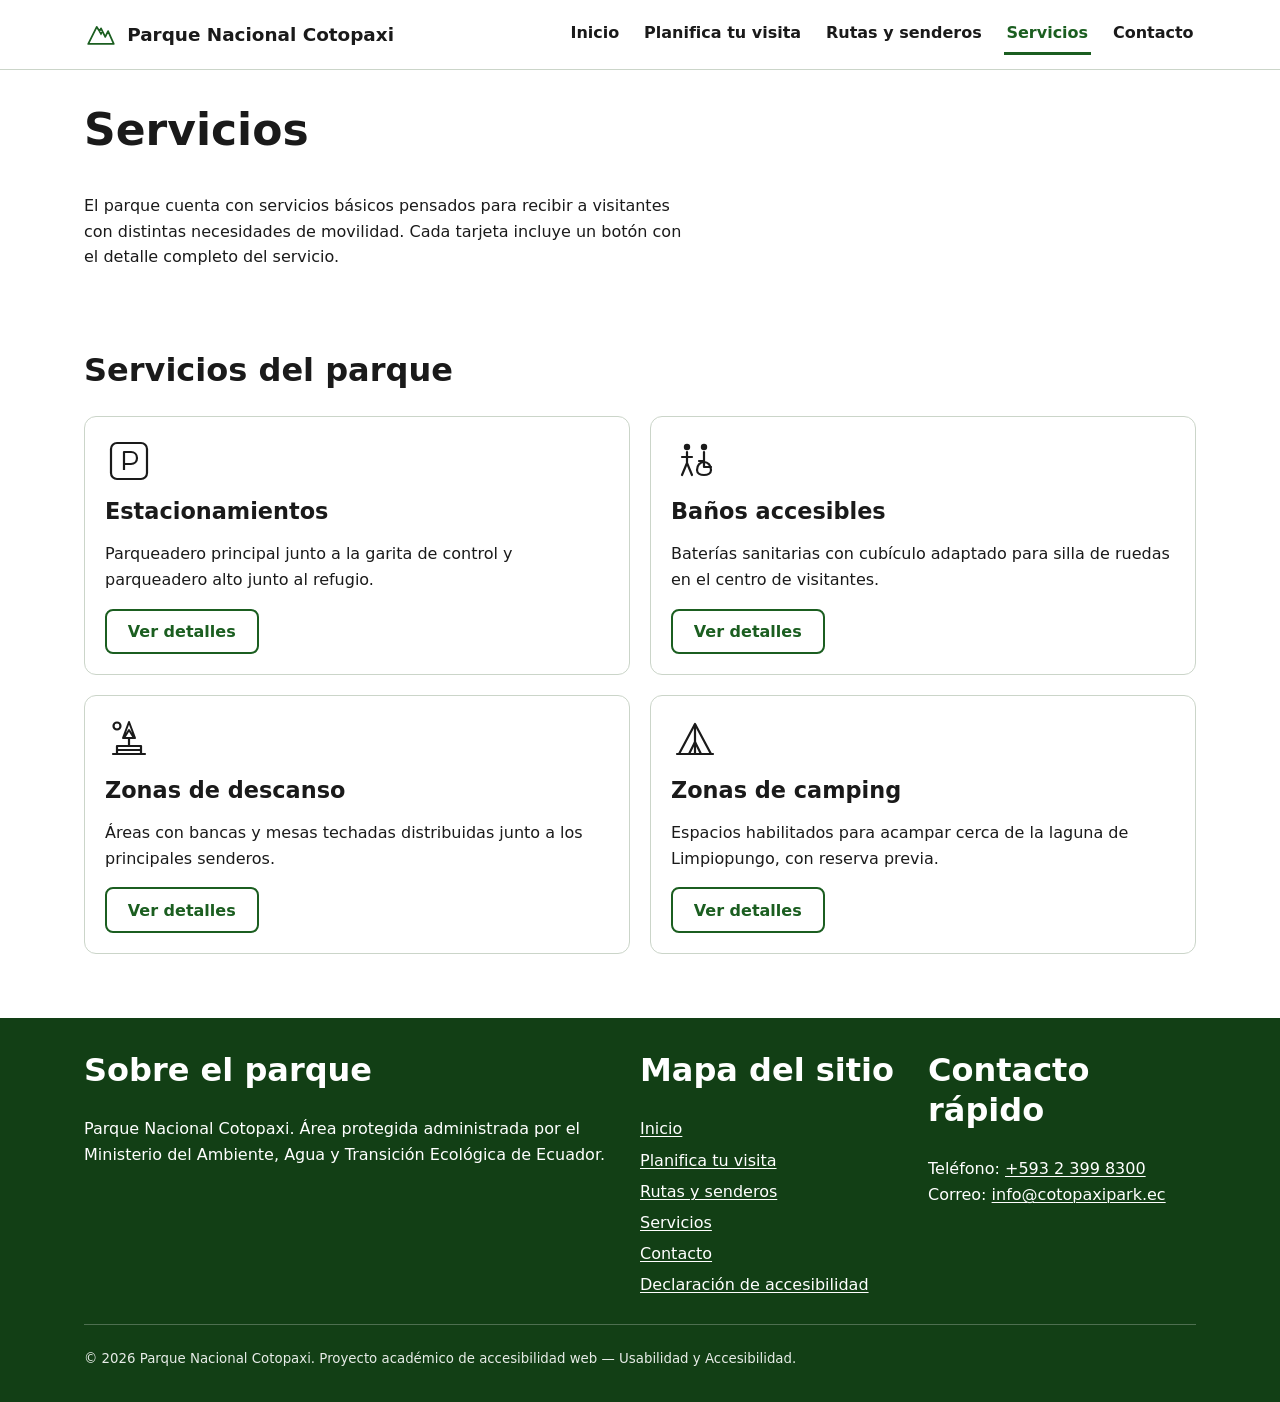
<file: servicios.html>
<!DOCTYPE html>
<html lang="es">
<head>
  <meta charset="UTF-8">
  <meta name="viewport" content="width=device-width, initial-scale=1">
  <title>Servicios | Parque Nacional Cotopaxi</title>
  <meta name="description" content="Estacionamientos, baños accesibles, zonas de descanso y camping del Parque Nacional Cotopaxi.">
  <link rel="stylesheet" href="css/base.css">
  <link rel="stylesheet" href="css/layout.css">
  <link rel="stylesheet" href="css/components.css">
</head>
<body>
  <a class="salto-enlace" href="#contenido-principal">Saltar al contenido principal</a>

  <header class="cabecera">
    <div class="envoltura cabecera__contenedor">
      <a class="logo" href="index.html">
        <img class="logo__icono" src="img/iconos/logo-volcan.svg" alt="Icono de un volcán" width="48" height="48">
        Parque Nacional Cotopaxi
      </a>

      <button type="button" class="menu-toggle" aria-expanded="false" aria-controls="menu-principal">
        <span class="menu-toggle__icono menu-toggle__icono--abrir" aria-hidden="true">
          <svg viewBox="0 0 24 24" focusable="false"><path d="M3 6h18M3 12h18M3 18h18" stroke="currentColor" stroke-width="2" stroke-linecap="round"/></svg>
        </span>
        <span class="menu-toggle__icono menu-toggle__icono--cerrar" aria-hidden="true">
          <svg viewBox="0 0 24 24" focusable="false"><path d="M5 5l14 14M19 5 5 19" stroke="currentColor" stroke-width="2" stroke-linecap="round"/></svg>
        </span>
        Menú
      </button>

      <nav class="nav-principal" id="menu-principal">
        <ul class="nav-principal__lista">
          <li><a class="nav-principal__enlace" href="index.html">Inicio</a></li>
          <li><a class="nav-principal__enlace" href="planifica.html">Planifica tu visita</a></li>
          <li><a class="nav-principal__enlace" href="rutas.html">Rutas y senderos</a></li>
          <li><a class="nav-principal__enlace" href="servicios.html" aria-current="page">Servicios</a></li>
          <li><a class="nav-principal__enlace" href="contacto.html">Contacto</a></li>
        </ul>
      </nav>
    </div>
  </header>

  <main id="contenido-principal" class="contenido-principal" tabindex="-1">

    <section class="envoltura">
      <h1>Servicios</h1>
      <p>
        El parque cuenta con servicios básicos pensados para recibir a visitantes con
        distintas necesidades de movilidad. Cada tarjeta incluye un botón con el detalle
        completo del servicio.
      </p>
    </section>

    <section class="envoltura">
      <h2>Servicios del parque</h2>
      <div class="cuadricula cuadricula--2">

        <article class="tarjeta">
          <img class="tarjeta__icono" src="img/iconos/estacionamiento.svg" alt="" width="48" height="48">
          <h3 class="tarjeta__titulo">Estacionamientos</h3>
          <p>Parqueadero principal junto a la garita de control y parqueadero alto junto al refugio.</p>
          <button type="button" class="boton boton-secundario" data-abrir-modal="modal-estacionamiento">
            Ver detalles
          </button>
        </article>

        <article class="tarjeta">
          <img class="tarjeta__icono" src="img/iconos/bano-accesible.svg" alt="" width="48" height="48">
          <h3 class="tarjeta__titulo">Baños accesibles</h3>
          <p>Baterías sanitarias con cubículo adaptado para silla de ruedas en el centro de visitantes.</p>
          <button type="button" class="boton boton-secundario" data-abrir-modal="modal-banos">
            Ver detalles
          </button>
        </article>

        <article class="tarjeta">
          <img class="tarjeta__icono" src="img/iconos/descanso.svg" alt="" width="48" height="48">
          <h3 class="tarjeta__titulo">Zonas de descanso</h3>
          <p>Áreas con bancas y mesas techadas distribuidas junto a los principales senderos.</p>
          <button type="button" class="boton boton-secundario" data-abrir-modal="modal-descanso">
            Ver detalles
          </button>
        </article>

        <article class="tarjeta">
          <img class="tarjeta__icono" src="img/iconos/camping.svg" alt="" width="48" height="48">
          <h3 class="tarjeta__titulo">Zonas de camping</h3>
          <p>Espacios habilitados para acampar cerca de la laguna de Limpiopungo, con reserva previa.</p>
          <button type="button" class="boton boton-secundario" data-abrir-modal="modal-camping">
            Ver detalles
          </button>
        </article>

      </div>
    </section>

  </main>

  <dialog class="modal" id="modal-estacionamiento">
    <div class="modal__cabecera">
      <h2>Estacionamientos</h2>
      <button type="button" class="modal__cerrar" data-cerrar-modal>Cerrar</button>
    </div>
    <ul class="modal__lista">
      <li>Parqueadero principal: 80 plazas, junto a la garita de control.</li>
      <li>Parqueadero alto: 40 plazas, a 4&nbsp;600&nbsp;m, junto al inicio del sendero al refugio.</li>
      <li>2 espacios reservados para personas con discapacidad en cada parqueadero.</li>
    </ul>
  </dialog>

  <dialog class="modal" id="modal-banos">
    <div class="modal__cabecera">
      <h2>Baños accesibles</h2>
      <button type="button" class="modal__cerrar" data-cerrar-modal>Cerrar</button>
    </div>
    <ul class="modal__lista">
      <li>Centro de visitantes: cubículo adaptado con barras de apoyo.</li>
      <li>Refugio José Rivas: baño de uso general, sin adaptación para silla de ruedas.</li>
      <li>Mantenimiento e insumos de higiene revisados a diario.</li>
    </ul>
  </dialog>

  <dialog class="modal" id="modal-descanso">
    <div class="modal__cabecera">
      <h2>Zonas de descanso</h2>
      <button type="button" class="modal__cerrar" data-cerrar-modal>Cerrar</button>
    </div>
    <ul class="modal__lista">
      <li>Mesas techadas junto a la laguna de Limpiopungo.</li>
      <li>Bancas de descanso cada 500 metros en el sendero al refugio.</li>
      <li>Uso libre, sin reserva previa.</li>
    </ul>
  </dialog>

  <dialog class="modal" id="modal-camping">
    <div class="modal__cabecera">
      <h2>Zonas de camping</h2>
      <button type="button" class="modal__cerrar" data-cerrar-modal>Cerrar</button>
    </div>
    <ul class="modal__lista">
      <li>Capacidad para 20 carpas cerca de la laguna de Limpiopungo.</li>
      <li>Requiere reserva previa a través del formulario de contacto.</li>
      <li>No se permiten fogatas; se permite uso de cocinetas a gas.</li>
    </ul>
  </dialog>

  <footer class="pie-pagina">
    <div class="envoltura pie-pagina__columnas">
      <div>
        <h2>Sobre el parque</h2>
        <p>
          Parque Nacional Cotopaxi. Área protegida administrada por el Ministerio del
          Ambiente, Agua y Transición Ecológica de Ecuador.
        </p>
      </div>
      <nav aria-label="Mapa del sitio">
        <h2>Mapa del sitio</h2>
        <ul class="pie-pagina__lista">
          <li><a href="index.html">Inicio</a></li>
          <li><a href="planifica.html">Planifica tu visita</a></li>
          <li><a href="rutas.html">Rutas y senderos</a></li>
          <li><a href="servicios.html">Servicios</a></li>
          <li><a href="contacto.html">Contacto</a></li>
          <li><a href="accesibilidad.html">Declaración de accesibilidad</a></li>
        </ul>
      </nav>
      <div>
        <h2>Contacto rápido</h2>
        <address class="pie-pagina__lista">
          Teléfono: <a href="tel:+593239998300">+593 2 399 8300</a><br>
          Correo: <a href="mailto:info@cotopaxipark.ec">info@cotopaxipark.ec</a>
        </address>
      </div>
    </div>
    <div class="envoltura">
      <hr>
      <small>© 2026 Parque Nacional Cotopaxi. Proyecto académico de accesibilidad web — Usabilidad y Accesibilidad.</small>
    </div>
  </footer>

  <script src="js/nav.js" defer></script>
  <script src="js/servicios.js" defer></script>
</body>
</html>
</file>
<file: css/base.css>
/* =============================================================
   BASE.CSS
   Reset minimo, variables de diseno y estilos tipograficos.
   Paleta verificada manualmente con la formula de luminancia
   relativa de WCAG 2.2 (ver docs/wcag-checklist.md):
     - Texto #1A1A1A sobre blanco        -> 17.84:1 (AAA)
     - Verde principal #1B5E20 s/ blanco -> 7.87:1  (AAA)
     - Blanco sobre verde principal      -> 7.87:1  (AAA)
     - Rojo error #B3261E sobre blanco   -> 6.54:1  (AA)
     - Gris texto secundario #4B5563     -> 7.56:1  (AAA)
   ============================================================= */

:root {
  /* Colores */
  --color-bg: #ffffff;
  --color-surface: #eff5ef;
  --color-surface-borde: #cbd5c9;
  --color-texto: #1a1a1a;
  --color-texto-secundario: #4b5563;
  --color-primario: #1b5e20;
  --color-primario-oscuro: #123f15;
  --color-sobre-primario: #ffffff;
  --color-error: #b3261e;
  --color-error-fondo: #fdecea;
  --color-exito: #1b5e20;
  --color-exito-fondo: #e9f5ea;
  --color-foco-interior: #1a1a1a;
  --color-foco-exterior: #ffd500;

  /* Tipografia */
  --fuente-base: "Segoe UI", system-ui, -apple-system, "Helvetica Neue", Arial, sans-serif;
  --tamano-base: 1rem;
  --interlineado-base: 1.6;

  /* Espaciado */
  --espacio-xs: 0.5rem;
  --espacio-sm: 0.75rem;
  --espacio-md: 1.25rem;
  --espacio-lg: 2rem;
  --espacio-xl: 3.5rem;

  /* Layout */
  --ancho-contenido: 72rem;
  --radio-borde: 0.75rem;
}

*,
*::before,
*::after {
  box-sizing: border-box;
}

html {
  font-size: 100%;
  scroll-behavior: smooth;
}

@media (prefers-reduced-motion: reduce) {
  html {
    scroll-behavior: auto;
  }
  *,
  *::before,
  *::after {
    animation-duration: 0.001ms !important;
    animation-iteration-count: 1 !important;
    transition-duration: 0.001ms !important;
    transition-delay: 0s !important;
    scroll-behavior: auto !important;
  }
}

body {
  margin: 0;
  background-color: var(--color-bg);
  color: var(--color-texto);
  font-family: var(--fuente-base);
  font-size: var(--tamano-base);
  line-height: var(--interlineado-base);
  text-rendering: optimizeLegibility;
}

img {
  max-width: 100%;
  display: block;
}

svg {
  display: block;
}

table {
  max-width: 100%;
}

h1,
h2,
h3,
h4 {
  line-height: 1.25;
  color: var(--color-texto);
  margin-top: 0;
}

h1 {
  font-size: clamp(1.9rem, 1.4rem + 1.8vw, 2.75rem);
}

h2 {
  font-size: clamp(1.5rem, 1.2rem + 1.1vw, 2rem);
}

h3 {
  font-size: clamp(1.2rem, 1.05rem + 0.6vw, 1.4rem);
}

/* En celular reducimos un poco el texto base y los titulos para que
   no se vean sobredimensionados en pantallas angostas. Se usan
   unidades relativas (%, rem, clamp) para no interferir con el zoom
   del navegador: a 400% de zoom el contenido debe seguir reflotando
   sin scroll horizontal (WCAG 1.4.10). */
@media (max-width: 30rem) {
  html {
    font-size: 93.75%;
  }

  h1 {
    font-size: clamp(1.6rem, 1.3rem + 2vw, 2.1rem);
  }

  h2 {
    font-size: clamp(1.3rem, 1.1rem + 1.2vw, 1.6rem);
  }

  h3 {
    font-size: clamp(1.1rem, 1rem + 0.6vw, 1.25rem);
  }
}

p {
  max-width: 38em;
}

a {
  color: var(--color-primario);
  text-decoration: underline;
  text-decoration-thickness: 0.08em;
  text-underline-offset: 0.15em;
}

a:hover {
  color: var(--color-primario-oscuro);
}

ul,
ol {
  padding-left: 1.3rem;
}

/* Foco visible en TODA la pagina: doble contorno (oscuro + dorado)
   para que se note tanto en fondos claros como oscuros. */
:focus-visible {
  outline: 3px solid var(--color-foco-interior);
  outline-offset: 2px;
  box-shadow: 0 0 0 5px var(--color-foco-exterior);
  border-radius: 2px;
}

/* Enlace para saltar al contenido principal (requisito 6.1) */
.salto-enlace {
  position: absolute;
  left: 1rem;
  top: -3.5rem;
  z-index: 100;
  background-color: var(--color-primario);
  color: var(--color-sobre-primario);
  padding: 0.65rem 1.1rem;
  border-radius: 0 0 0.5rem 0.5rem;
  font-weight: 600;
  text-decoration: none;
  transition: top 0.2s ease;
}

.salto-enlace:focus-visible {
  top: 0;
}

.envoltura {
  width: 100%;
  max-width: var(--ancho-contenido);
  margin-inline: auto;
  padding-inline: var(--espacio-md);
}

.visualmente-oculto {
  position: absolute;
  width: 1px;
  height: 1px;
  overflow: hidden;
  clip: rect(0 0 0 0);
  white-space: nowrap;
}

.boton {
  display: inline-flex;
  align-items: center;
  justify-content: center;
  gap: 0.5rem;
  font: inherit;
  font-weight: 600;
  padding: 0.7rem 1.3rem;
  border-radius: 0.5rem;
  border: 2px solid var(--color-primario);
  background-color: var(--color-primario);
  color: var(--color-sobre-primario);
  cursor: pointer;
  text-decoration: none;
  line-height: 1.2;
}

.boton:hover {
  background-color: var(--color-primario-oscuro);
  border-color: var(--color-primario-oscuro);
}

.boton-secundario {
  background-color: transparent;
  color: var(--color-primario);
}

.boton-secundario:hover {
  background-color: var(--color-surface);
  color: var(--color-primario-oscuro);
}
</file>
<file: css/layout.css>
/* =============================================================
   LAYOUT.CSS
   Encabezado, navegacion, pie de pagina y estructura responsive.
   ============================================================= */

.cabecera {
  border-bottom: 1px solid var(--color-surface-borde);
  background-color: var(--color-bg);
  position: sticky;
  top: 0;
  z-index: 50;
}

.cabecera__contenedor {
  display: flex;
  align-items: center;
  justify-content: space-between;
  gap: var(--espacio-md);
  padding-block: 0.85rem;
}

.logo {
  display: inline-flex;
  align-items: center;
  gap: 0.6rem;
  font-size: 1.15rem;
  font-weight: 700;
  color: var(--color-texto);
  text-decoration: none;
}

.logo:hover {
  color: var(--color-primario);
}

.logo__icono {
  width: 2.1rem;
  height: 2.1rem;
}

/* Cabecera compacta en celular: logo y espaciado mas pequenos para
   dejar mas alto util a la pantalla. */
@media (max-width: 30rem) {
  .cabecera__contenedor {
    padding-block: 0.55rem;
    gap: 0.6rem;
  }

  .logo {
    font-size: 0.95rem;
    gap: 0.4rem;
  }

  .logo__icono {
    width: 1.6rem;
    height: 1.6rem;
  }
}

/* Boton hamburguesa: solo visible en pantallas pequenas.
   Progresivo: si JS no carga, el menu principal permanece visible
   (ver regla .nav-principal mas abajo y js/nav.js). */
.menu-toggle {
  display: none;
  align-items: center;
  gap: 0.5rem;
  background: transparent;
  border: 2px solid var(--color-primario);
  color: var(--color-primario);
  border-radius: 0.5rem;
  padding: 0.5rem 0.8rem;
  font: inherit;
  font-weight: 600;
  cursor: pointer;
  transition: background-color 0.15s ease;
}

.menu-toggle:hover {
  background-color: var(--color-surface);
}

.menu-toggle__icono {
  width: 1.4rem;
  height: 1.4rem;
}

.menu-toggle__icono svg {
  width: 100%;
  height: 100%;
}

/* El icono cambia de "hamburguesa" a "cerrar" segun aria-expanded,
   que js/nav.js ya actualiza al abrir/cerrar el menu: no hace falta
   JS adicional para animar el icono. */
.menu-toggle__icono--cerrar {
  display: none;
}

.menu-toggle[aria-expanded="true"] .menu-toggle__icono--abrir {
  display: none;
}

.menu-toggle[aria-expanded="true"] .menu-toggle__icono--cerrar {
  display: block;
}

.nav-principal__lista {
  display: flex;
  flex-wrap: wrap;
  gap: var(--espacio-md);
  list-style: none;
  margin: 0;
  padding: 0;
}

.nav-principal__enlace {
  display: inline-block;
  padding: 0.4rem 0.15rem;
  color: var(--color-texto);
  text-decoration: none;
  font-weight: 600;
  border-bottom: 3px solid transparent;
}

.nav-principal__enlace:hover {
  color: var(--color-primario);
}

/* La pagina activa se marca con borde + texto en negrita y ademas
   con aria-current="page" en el HTML: nunca solo con color. */
.nav-principal__enlace[aria-current="page"] {
  border-bottom-color: var(--color-primario);
  color: var(--color-primario);
}

/* En escritorio el menu siempre esta visible y el boton oculto */
@media (min-width: 64rem) {
  .menu-toggle {
    display: none !important;
  }

  .nav-principal {
    display: block !important;
  }
}

/* En movil: solo colapsamos el menu cuando JS confirmo que puede
   controlar el boton (clase js-listo en <html>). Sin JS, el menu
   permanece abierto y usable con teclado.
   El panel desplegable se anima con opacidad + traslacion en vez de
   con "display" (que no se puede animar), y queda flotando debajo de
   la cabecera (que es position:sticky, por lo que sirve de bloque
   contenedor para el position:absolute del panel). */
@media (max-width: 63.9375rem) {
  .menu-toggle {
    display: inline-flex;
  }

  html.js-listo .nav-principal {
    position: absolute;
    left: 0;
    right: 0;
    top: 100%;
    background-color: var(--color-bg);
    border-bottom: 1px solid var(--color-surface-borde);
    box-shadow: 0 1rem 1.5rem rgba(0, 0, 0, 0.18);
    max-height: 0;
    opacity: 0;
    overflow: hidden;
    visibility: hidden;
    transform: translateY(-0.4rem);
    transition: max-height 0.25s ease, opacity 0.2s ease, transform 0.2s ease,
      visibility 0s linear 0.25s;
    pointer-events: none;
  }

  /* visibility:hidden (con retardo al cerrar) saca los enlaces del
     orden de tabulacion y de la lista de lectores de pantalla
     mientras el panel esta cerrado; "overflow:hidden" por si solo no
     lo hace, asi que no basta con max-height/opacity. */
  html.js-listo .nav-principal.menu-abierto {
    max-height: 24rem;
    opacity: 1;
    visibility: visible;
    transform: translateY(0);
    transition: max-height 0.25s ease, opacity 0.2s ease, transform 0.2s ease,
      visibility 0s linear 0s;
    pointer-events: auto;
  }

  .nav-principal__lista {
    flex-direction: column;
    gap: 0.2rem;
    padding: var(--espacio-sm) var(--espacio-md);
  }

  .nav-principal__enlace {
    display: block;
    padding: 0.75rem 0.85rem;
    border-radius: 0.5rem;
    border-bottom: none;
  }

  .nav-principal__enlace:hover,
  .nav-principal__enlace:focus-visible {
    background-color: var(--color-surface);
  }

  .nav-principal__enlace[aria-current="page"] {
    background-color: var(--color-surface);
    border-bottom: none;
    border-left: 4px solid var(--color-primario);
    padding-left: calc(0.85rem - 4px);
  }
}

.contenido-principal {
  display: block;
}

.contenido-principal:focus-visible {
  outline: none;
  box-shadow: none;
}

section {
  padding-block: var(--espacio-lg);
}

@media (max-width: 30rem) {
  section {
    padding-block: var(--espacio-md);
  }
}

.seccion-superficie {
  background-color: var(--color-surface);
}

.pie-pagina {
  background-color: var(--color-primario-oscuro);
  color: var(--color-sobre-primario);
  padding-block: var(--espacio-lg);
  margin-top: var(--espacio-lg);
}

.pie-pagina a,
.pie-pagina h2 {
  color: var(--color-sobre-primario);
}

.pie-pagina__columnas {
  display: grid;
  gap: var(--espacio-md);
  grid-template-columns: 1fr;
}

@media (min-width: 48rem) {
  .pie-pagina__columnas {
    grid-template-columns: 2fr 1fr 1fr;
  }
}

.pie-pagina__lista {
  list-style: none;
  padding: 0;
  margin: 0;
}

.pie-pagina__lista li {
  margin-bottom: 0.35rem;
}

.pie-pagina hr {
  border: none;
  border-top: 1px solid rgba(255, 255, 255, 0.25);
  margin-block: var(--espacio-md);
}

.pie-pagina small {
  opacity: 0.9;
}

/* Cuadricula generica reutilizable */
.cuadricula {
  display: grid;
  gap: var(--espacio-md);
  grid-template-columns: 1fr;
}

/* Por defecto los items de un grid no se encogen mas alla del ancho
   minimo de su contenido ("blowout" de CSS Grid): si una columna
   contiene una tabla con min-width, esa columna empuja el ancho de
   toda la cuadricula y provoca scroll horizontal en la pagina. Con
   min-width:0 el item puede encogerse y es la tabla la que scrollea
   (ver .tabla-envoltura), no la pagina completa. */
.cuadricula > * {
  min-width: 0;
}

@media (min-width: 40rem) {
  .cuadricula--2 {
    grid-template-columns: repeat(2, 1fr);
  }
}

@media (min-width: 56rem) {
  .cuadricula--3 {
    grid-template-columns: repeat(3, 1fr);
  }
}
</file>
<file: css/components.css>
/* =============================================================
   COMPONENTS.CSS
   Tarjetas, formularios, tablas, modal, acordeon, filtros, etc.
   ============================================================= */

/* ---------- Hero ---------- */
.hero {
  padding-block: var(--espacio-lg);
}

.hero__imagen-marco {
  border-radius: var(--radio-borde);
  overflow: hidden;
  border: 1px solid var(--color-surface-borde);
  background-color: var(--color-surface);
}

.hero__imagen-marco img {
  width: 100%;
  height: auto;
  aspect-ratio: 16 / 9;
  object-fit: cover;
}

.hero__imagen-marco--vertical img {
  aspect-ratio: 2 / 3;
}

.hero__titulo {
  margin-top: var(--espacio-md);
}

.hero__intro {
  font-size: 1.1rem;
}

/* ---------- Tarjetas ---------- */
.tarjeta {
  background-color: var(--color-bg);
  border: 1px solid var(--color-surface-borde);
  border-radius: var(--radio-borde);
  padding: var(--espacio-md);
  height: 100%;
}

.tarjeta__icono {
  width: 3rem;
  height: 3rem;
  margin-bottom: var(--espacio-sm);
}

.tarjeta__titulo {
  margin-bottom: 0.4rem;
}

.tarjeta-enlace {
  text-decoration: none;
  color: inherit;
  display: block;
}

.tarjeta-enlace:hover .tarjeta {
  border-color: var(--color-primario);
}

.tarjeta-enlace:hover .tarjeta__titulo {
  color: var(--color-primario);
  text-decoration: underline;
}

/* ---------- Estado del parque (mostrar/ocultar) ---------- */
.estado-parque {
  border: 1px solid var(--color-surface-borde);
  border-radius: var(--radio-borde);
  padding: var(--espacio-md);
  background-color: var(--color-bg);
}

.estado-parque__resumen {
  display: flex;
  flex-wrap: wrap;
  align-items: center;
  gap: var(--espacio-sm);
  margin-bottom: var(--espacio-sm);
}

.insignia {
  display: inline-flex;
  align-items: center;
  gap: 0.4rem;
  font-weight: 700;
  padding: 0.3rem 0.75rem;
  border-radius: 2rem;
  border: 2px solid currentColor;
}

.insignia--abierto {
  color: var(--color-primario-oscuro);
  background-color: var(--color-exito-fondo);
}

.insignia--alerta {
  color: var(--color-error);
  background-color: var(--color-error-fondo);
}

.boton-mostrar-mas {
  background: transparent;
  border: 2px solid var(--color-primario);
  color: var(--color-primario);
  border-radius: 0.5rem;
  padding: 0.5rem 0.9rem;
  font: inherit;
  font-weight: 600;
  cursor: pointer;
  display: inline-flex;
  align-items: center;
  gap: 0.5rem;
}

.boton-mostrar-mas:hover {
  background-color: var(--color-surface);
}

/* Flecha decorativa generada con CSS (no es una imagen: no necesita
   texto alternativo ni ARIA, los lectores de pantalla no la anuncian). */
.boton-mostrar-mas::after {
  content: "";
  width: 0.55rem;
  height: 0.55rem;
  border-right: 2px solid currentColor;
  border-bottom: 2px solid currentColor;
  transform: rotate(45deg);
  transition: transform 0.2s ease;
}

.boton-mostrar-mas[aria-expanded="true"]::after {
  transform: rotate(225deg);
}

.estado-parque__detalle[hidden] {
  display: none;
}

.estado-parque__detalle {
  margin-top: var(--espacio-sm);
  padding-top: var(--espacio-sm);
  border-top: 1px dashed var(--color-surface-borde);
}

/* ---------- Video ---------- */
.video-envoltura {
  position: relative;
  width: 100%;
  aspect-ratio: 16 / 9;
  border-radius: var(--radio-borde);
  overflow: hidden;
  border: 1px solid var(--color-surface-borde);
}

.video-envoltura iframe {
  width: 100%;
  height: 100%;
  border: 0;
}

/* ---------- Acordeon (detalles/resumen nativos) ---------- */
.acordeon-item {
  border: 1px solid var(--color-surface-borde);
  border-radius: 0.6rem;
  padding: 0.25rem var(--espacio-md);
  margin-bottom: var(--espacio-sm);
  background-color: var(--color-bg);
}

.acordeon-item summary {
  cursor: pointer;
  font-weight: 700;
  padding-block: 0.85rem;
  list-style: none;
  display: flex;
  justify-content: space-between;
  align-items: center;
  gap: var(--espacio-sm);
}

.acordeon-item summary::-webkit-details-marker {
  display: none;
}

/* Flecha decorativa por CSS, igual que en .boton-mostrar-mas */
.acordeon-item summary::after {
  content: "";
  width: 0.55rem;
  height: 0.55rem;
  flex-shrink: 0;
  border-right: 2px solid var(--color-primario);
  border-bottom: 2px solid var(--color-primario);
  transform: rotate(45deg);
  transition: transform 0.2s ease;
}

.acordeon-item[open] summary::after {
  transform: rotate(225deg);
}

.acordeon-item__contenido {
  padding-bottom: var(--espacio-sm);
}

/* ---------- Tablas accesibles ---------- */
.tabla-envoltura {
  overflow-x: auto;
  border: 1px solid var(--color-surface-borde);
  border-radius: var(--radio-borde);
}

table.tabla-accesible {
  width: 100%;
  border-collapse: collapse;
  min-width: 32rem;
}

.tabla-accesible caption {
  text-align: left;
  font-weight: 700;
  padding: var(--espacio-sm);
  background-color: var(--color-surface);
}

.tabla-accesible th,
.tabla-accesible td {
  text-align: left;
  padding: 0.75rem var(--espacio-sm);
  border-bottom: 1px solid var(--color-surface-borde);
}

.tabla-accesible thead th {
  background-color: var(--color-primario);
  color: var(--color-sobre-primario);
}

.tabla-accesible tbody tr:nth-child(even) {
  background-color: var(--color-surface);
}

.tabla-accesible tbody tr[hidden] {
  display: none;
}

/* Dificultad: icono + texto, nunca solo color */
.dificultad {
  display: inline-flex;
  align-items: center;
  gap: 0.4rem;
  font-weight: 600;
}

.dificultad--facil {
  color: var(--color-primario-oscuro);
}

.dificultad--moderada {
  color: #6b4a06;
}

.dificultad--dificil {
  color: var(--color-error);
}

/* ---------- Filtros de rutas (radios estilo chip) ---------- */
.filtro-grupo {
  border: none;
  padding: 0;
  margin: 0 0 var(--espacio-md) 0;
}

.filtro-grupo legend {
  font-weight: 700;
  padding: 0;
  margin-bottom: 0.5rem;
}

.filtro-opciones {
  display: flex;
  flex-wrap: wrap;
  gap: 0.6rem;
}

.filtro-opciones input[type="radio"] {
  position: absolute;
  opacity: 0;
  width: 1px;
  height: 1px;
}

.filtro-opciones label {
  display: inline-flex;
  align-items: center;
  gap: 0.35rem;
  padding: 0.45rem 0.9rem;
  border: 2px solid var(--color-primario);
  border-radius: 2rem;
  color: var(--color-primario);
  font-weight: 600;
  cursor: pointer;
}

.filtro-opciones input[type="radio"]:checked + label {
  background-color: var(--color-primario);
  color: var(--color-sobre-primario);
}

.filtro-opciones input[type="radio"]:focus-visible + label {
  outline: 3px solid var(--color-foco-interior);
  outline-offset: 2px;
  box-shadow: 0 0 0 5px var(--color-foco-exterior);
}

.filtro-opciones label::before {
  content: "";
  width: 0.9rem;
  height: 0.9rem;
  border-radius: 50%;
  border: 2px solid currentColor;
  display: inline-block;
}

.filtro-opciones input[type="radio"]:checked + label::before {
  background-color: var(--color-sobre-primario);
}

.campo-busqueda {
  display: flex;
  flex-direction: column;
  gap: 0.35rem;
  max-width: 24rem;
  margin-bottom: var(--espacio-md);
}

.campo-busqueda input[type="search"] {
  font: inherit;
  padding: 0.6rem 0.8rem;
  border: 2px solid var(--color-texto-secundario);
  border-radius: 0.5rem;
}

.resultado-busqueda {
  font-style: italic;
  color: var(--color-texto-secundario);
}

/* ---------- Mapa de senderos (estatico, version sin JS) ---------- */
.mapa-marco {
  border-radius: var(--radio-borde);
  overflow: hidden;
  border: 1px solid var(--color-surface-borde);
  background-color: var(--color-surface);
}

.mapa-marco img {
  width: 100%;
  height: auto;
}

.mapa-marco__leyenda {
  padding: 0.75rem 1rem 1rem;
  color: var(--color-texto-secundario);
}

/* ---------- Mapa interactivo de puntos de interes ----------
   Estructura: un contenedor con posicion relativa que sirve de
   lienzo. El SVG de fondo es puramente decorativo (no es la fuente
   de la informacion, por eso lleva aria-hidden="true" en el HTML).
   Los puntos de interes son <button> reales superpuestos con
   posicionamiento absoluto en porcentajes, de modo que escalan junto
   con la imagen y funcionan con teclado sin ningun atributo ARIA
   adicional: son botones nativos con texto accesible propio. */
.mapa-interactivo {
  position: relative;
  border-radius: var(--radio-borde);
  overflow: hidden;
  border: 1px solid var(--color-surface-borde);
  background-color: var(--color-surface);
}

.mapa-interactivo__lienzo {
  position: relative;
  width: 100%;
  aspect-ratio: 800 / 560;
}

/* Respaldo para navegadores sin soporte de aspect-ratio (Safari <15,
   navegadores muy antiguos): si la propiedad no se reconoce, se usa
   el truco clasico de padding-top en porcentaje para reservar la
   misma proporcion 800:560 sin que el lienzo colapse a 0px de alto. */
@supports not (aspect-ratio: 1 / 1) {
  .mapa-interactivo__lienzo {
    height: 0;
    padding-top: 70%;
  }
}

.mapa-interactivo__fondo {
  position: absolute;
  inset: 0;
  width: 100%;
  height: 100%;
  display: block;
}

.mapa-interactivo__lista {
  list-style: none;
  margin: 0;
  padding: 0;
}

.mapa-interactivo__punto {
  position: absolute;
  transform: translate(-50%, -100%);
  display: inline-flex;
  flex-direction: column;
  align-items: center;
  gap: 0.2rem;
  background: transparent;
  border: none;
  padding: 0;
  margin: 0;
  cursor: pointer;
  font: inherit;
  color: var(--color-primario-oscuro);
}

.mapa-interactivo__punto-icono {
  width: 2.1rem;
  height: 2.1rem;
  border-radius: 50%;
  background-color: var(--color-primario);
  color: var(--color-sobre-primario);
  display: flex;
  align-items: center;
  justify-content: center;
  border: 2px solid var(--color-sobre-primario);
  box-shadow: 0 1px 4px rgba(0, 0, 0, 0.35);
  transition: transform 0.15s ease, background-color 0.15s ease;
}

.mapa-interactivo__punto-icono svg {
  width: 1.3rem;
  height: 1.3rem;
}

.mapa-interactivo__punto-etiqueta {
  font-size: 0.8rem;
  font-weight: 700;
  padding: 0.1rem 0.5rem;
  border-radius: 0.4rem;
  background-color: var(--color-bg);
  border: 1px solid var(--color-surface-borde);
  white-space: nowrap;
  box-shadow: 0 1px 3px rgba(0, 0, 0, 0.15);
}

.mapa-interactivo__punto:hover .mapa-interactivo__punto-icono,
.mapa-interactivo__punto:focus-visible .mapa-interactivo__punto-icono {
  background-color: var(--color-primario-oscuro);
  transform: scale(1.12);
}

/* El foco visible del punto se aplica al icono circular en vez de a
   todo el boton, para que el contorno siga la forma redonda y no un
   rectangulo invisible mas grande que el dibujo. */
.mapa-interactivo__punto:focus-visible {
  outline: none;
}

.mapa-interactivo__punto:focus-visible .mapa-interactivo__punto-icono {
  outline: 3px solid var(--color-foco-interior);
  outline-offset: 2px;
  box-shadow: 0 0 0 5px var(--color-foco-exterior);
}

@media (prefers-reduced-motion: reduce) {
  .mapa-interactivo__punto-icono {
    transition: none;
  }
}

/* En pantallas muy angostas el lienzo crece en alto para que los
   marcadores y etiquetas no queden demasiado pequenos para el tacto. */
@media (max-width: 30rem) {
  .mapa-interactivo__lienzo {
    aspect-ratio: 800 / 700;
  }

  @supports not (aspect-ratio: 1 / 1) {
    .mapa-interactivo__lienzo {
      padding-top: 87.5%;
    }
  }
}

/* Lista equivalente del mapa: mismo contenido que los puntos, en
   formato de lista para quien prefiera no usar el mapa visual. */
.mapa-lista {
  list-style: none;
  margin: 0;
  padding: 0;
  display: grid;
  gap: 0.6rem;
  grid-template-columns: repeat(auto-fit, minmax(15rem, 1fr));
}

.mapa-lista__boton {
  width: 100%;
  display: flex;
  align-items: center;
  gap: 0.6rem;
  text-align: left;
  background-color: var(--color-bg);
  border: 1px solid var(--color-surface-borde);
  border-radius: 0.6rem;
  padding: 0.6rem 0.9rem;
  font: inherit;
  font-weight: 600;
  color: var(--color-texto);
  cursor: pointer;
}

.mapa-lista__boton:hover {
  border-color: var(--color-primario);
  color: var(--color-primario);
}

.mapa-lista__boton-icono {
  width: 1.6rem;
  height: 1.6rem;
  border-radius: 50%;
  background-color: var(--color-primario);
  color: var(--color-sobre-primario);
  display: inline-flex;
  align-items: center;
  justify-content: center;
  flex-shrink: 0;
}

.mapa-lista__boton-icono svg {
  width: 1rem;
  height: 1rem;
}

/* ---------- Contenido del modal de punto de interes ---------- */
.lugar-modal__categoria {
  display: inline-flex;
  align-items: center;
  gap: 0.4rem;
  font-size: 0.85rem;
  font-weight: 700;
  color: var(--color-primario-oscuro);
  background-color: var(--color-exito-fondo);
  border-radius: 2rem;
  padding: 0.2rem 0.75rem;
  margin-bottom: var(--espacio-sm);
}

.lugar-modal__datos {
  display: grid;
  gap: 0.4rem;
  margin: var(--espacio-sm) 0 0;
  padding: 0;
  list-style: none;
}

.lugar-modal__datos dt {
  font-weight: 700;
  display: inline;
}

.lugar-modal__datos dd {
  display: inline;
  margin: 0 0 0 0.3rem;
}

.lugar-modal__datos div {
  margin-bottom: 0.2rem;
}

/* ---------- Modal (dialog nativo) ---------- */
dialog.modal {
  width: min(34rem, 90vw);
  border: none;
  border-radius: var(--radio-borde);
  padding: var(--espacio-lg);
  box-shadow: 0 1.5rem 3rem rgba(0, 0, 0, 0.25);
}

@media (max-width: 30rem) {
  dialog.modal {
    width: 92vw;
    padding: var(--espacio-md);
    max-height: 85vh;
    overflow-y: auto;
  }
}

dialog.modal::backdrop {
  background-color: rgba(0, 0, 0, 0.5);
}

.modal__cabecera {
  display: flex;
  justify-content: space-between;
  align-items: flex-start;
  gap: var(--espacio-md);
  margin-bottom: var(--espacio-sm);
}

.modal__cerrar {
  background: transparent;
  border: 2px solid var(--color-texto-secundario);
  color: var(--color-texto);
  border-radius: 0.5rem;
  padding: 0.4rem 0.9rem;
  font: inherit;
  font-weight: 600;
  line-height: 1.2;
  cursor: pointer;
  flex-shrink: 0;
  white-space: nowrap;
}

.modal__cerrar:hover {
  border-color: var(--color-primario);
  color: var(--color-primario);
}

.modal__lista {
  margin: 0;
  padding-left: 1.2rem;
}

/* ---------- Formularios ---------- */
.formulario {
  background-color: var(--color-bg);
  border: 1px solid var(--color-surface-borde);
  border-radius: var(--radio-borde);
  padding: var(--espacio-lg);
}

.formulario fieldset {
  border: 1px solid var(--color-surface-borde);
  border-radius: 0.6rem;
  padding: var(--espacio-md);
  margin: 0 0 var(--espacio-md) 0;
}

.formulario legend {
  font-weight: 700;
  padding: 0 0.4rem;
}

.campo {
  margin-bottom: var(--espacio-md);
}

.campo:last-child {
  margin-bottom: 0;
}

.campo label {
  display: block;
  font-weight: 600;
  margin-bottom: 0.3rem;
}

.campo__obligatorio {
  color: var(--color-error);
}

.nota-obligatorios {
  color: var(--color-texto-secundario);
  font-size: 0.9rem;
  margin-bottom: var(--espacio-md);
}

.campo .pista {
  display: block;
  color: var(--color-texto-secundario);
  font-size: 0.9rem;
  margin-bottom: 0.4rem;
}

.campo input,
.campo select,
.campo textarea {
  width: 100%;
  font: inherit;
  padding: 0.65rem 0.8rem;
  border: 2px solid var(--color-texto-secundario);
  border-radius: 0.5rem;
  background-color: var(--color-bg);
  color: var(--color-texto);
}

.campo textarea {
  min-height: 8rem;
  resize: vertical;
}

.campo.campo--error input,
.campo.campo--error select,
.campo.campo--error textarea {
  border-color: var(--color-error);
}

.mensaje-error {
  display: flex;
  align-items: flex-start;
  gap: 0.4rem;
  color: var(--color-error);
  font-weight: 600;
  margin-top: 0.4rem;
}

.mensaje-error[hidden] {
  display: none;
}

.resumen-formulario {
  border: 2px solid var(--color-error);
  background-color: var(--color-error-fondo);
  color: var(--color-error);
  border-radius: 0.6rem;
  padding: var(--espacio-md);
  margin-bottom: var(--espacio-md);
}

.resumen-formulario[hidden] {
  display: none;
}

.resumen-formulario h2 {
  font-size: 1.05rem;
  margin-bottom: 0.4rem;
  color: var(--color-error);
}

.confirmacion-formulario {
  border: 2px solid var(--color-exito);
  background-color: var(--color-exito-fondo);
  color: var(--color-primario-oscuro);
  border-radius: 0.6rem;
  padding: var(--espacio-md);
  margin-bottom: var(--espacio-md);
}

.confirmacion-formulario[hidden] {
  display: none;
}

.formulario[data-enviado="true"] .campos-formulario {
  display: none;
}

/* ---------- Lista de iconos (que llevar / contacto) ---------- */
.lista-iconos {
  display: grid;
  gap: var(--espacio-md);
  grid-template-columns: repeat(auto-fit, minmax(8rem, 1fr));
  list-style: none;
  padding: 0;
  margin: 0;
  text-align: center;
}

.lista-iconos li {
  display: flex;
  flex-direction: column;
  align-items: center;
  gap: 0.5rem;
}

.lista-iconos img {
  width: 3rem;
  height: 3rem;
}

address {
  font-style: normal;
}
</file>
